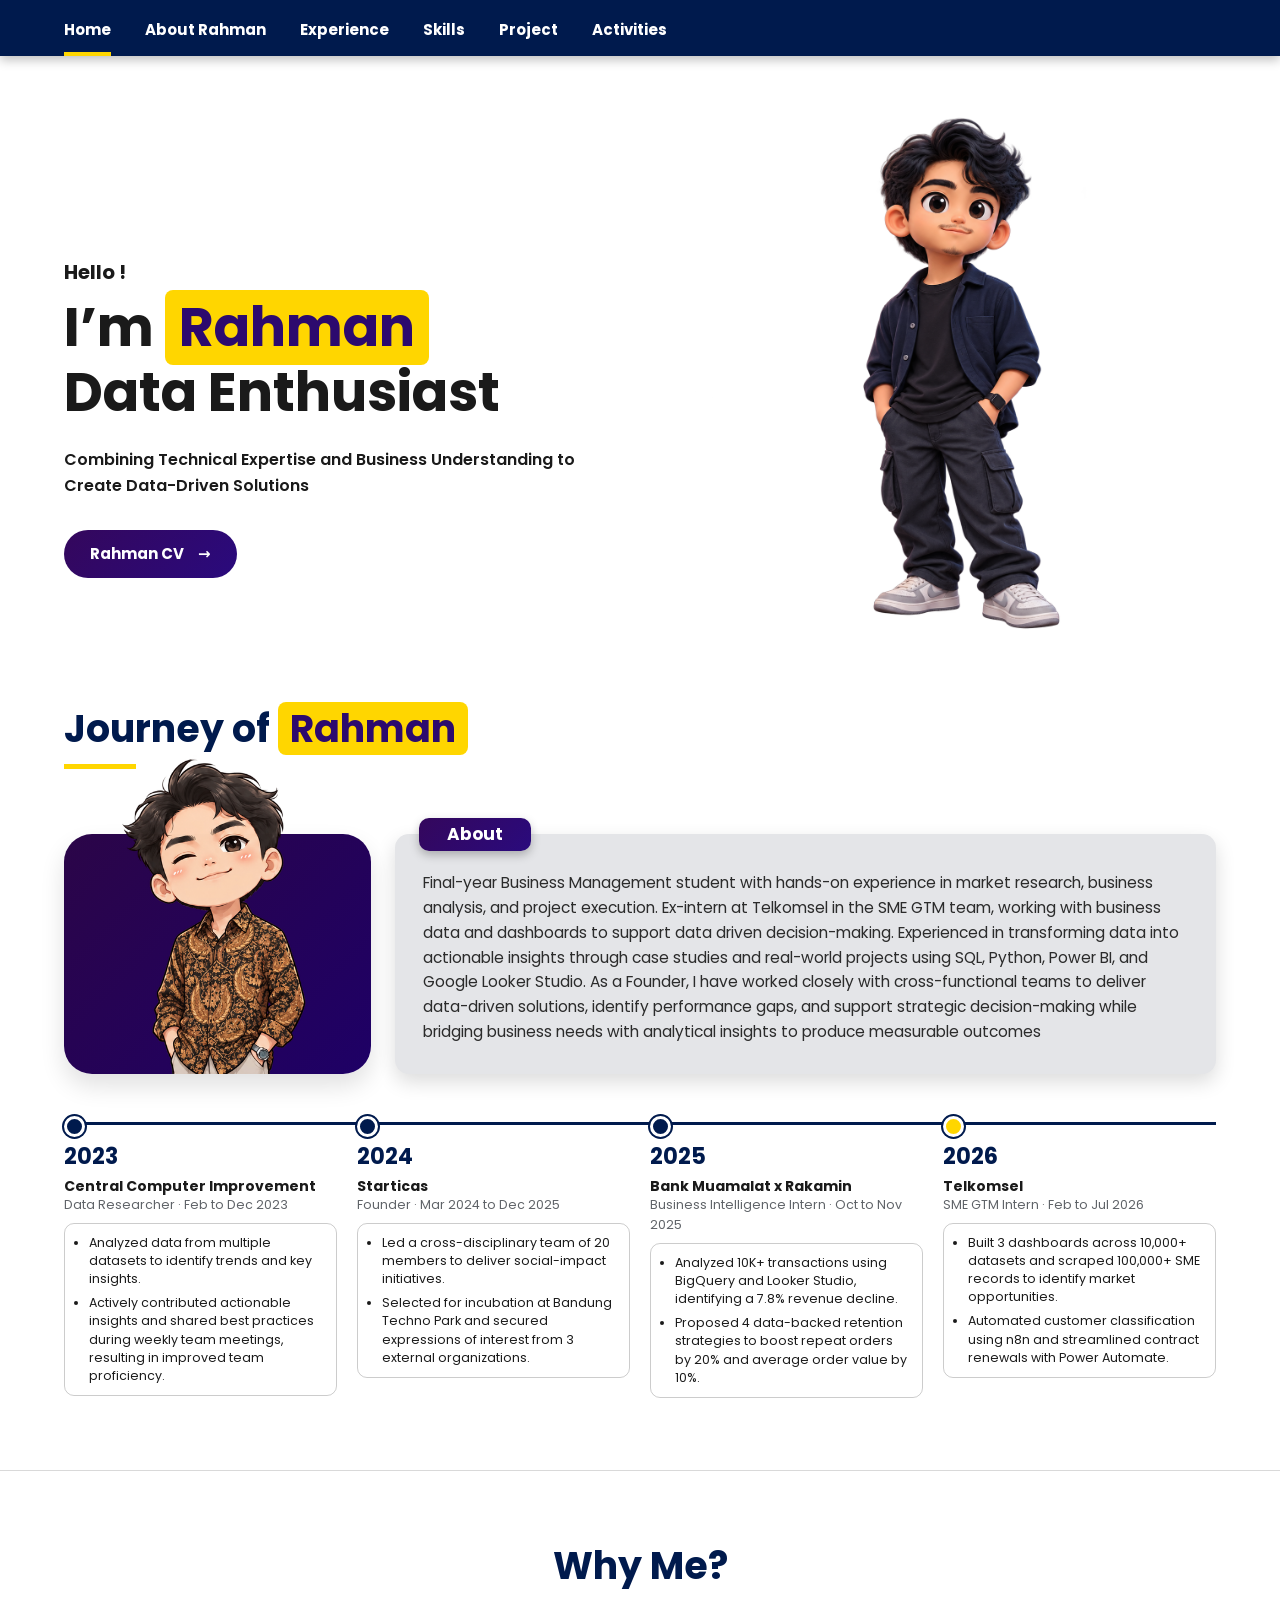
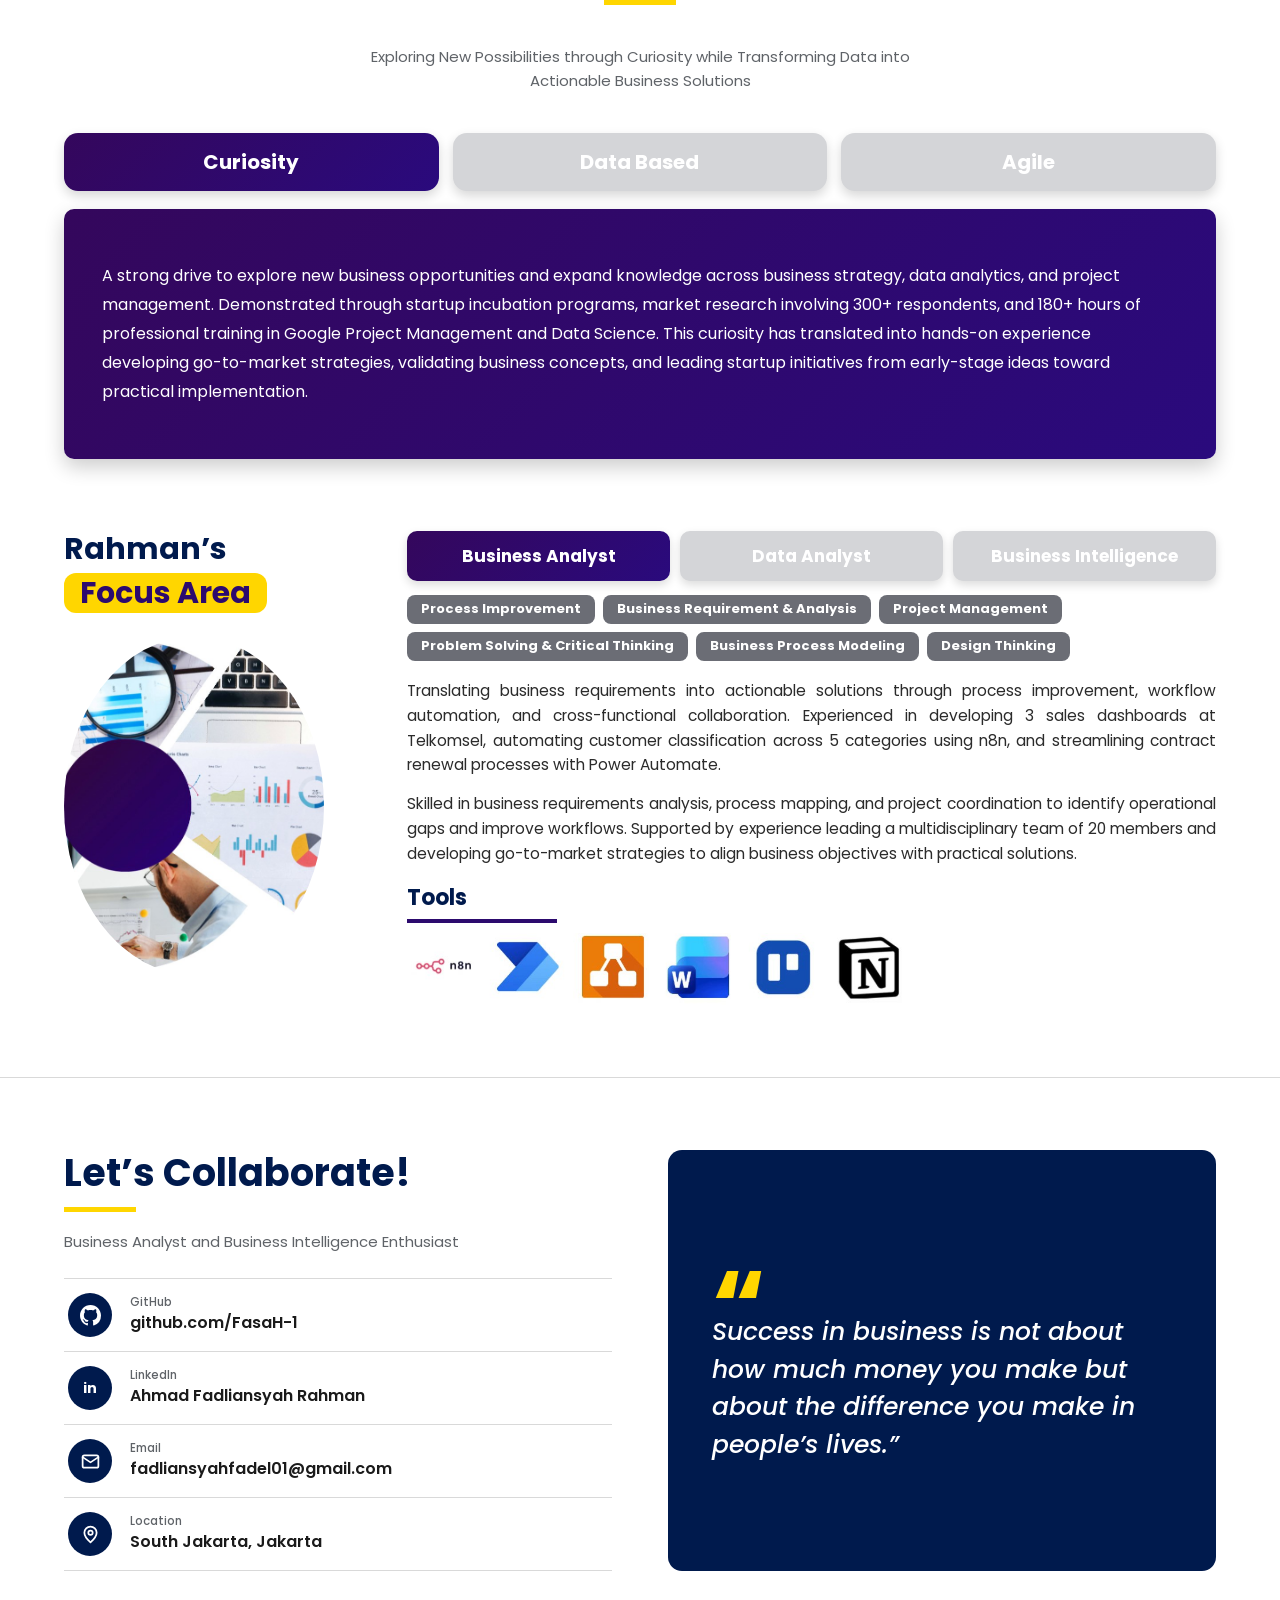
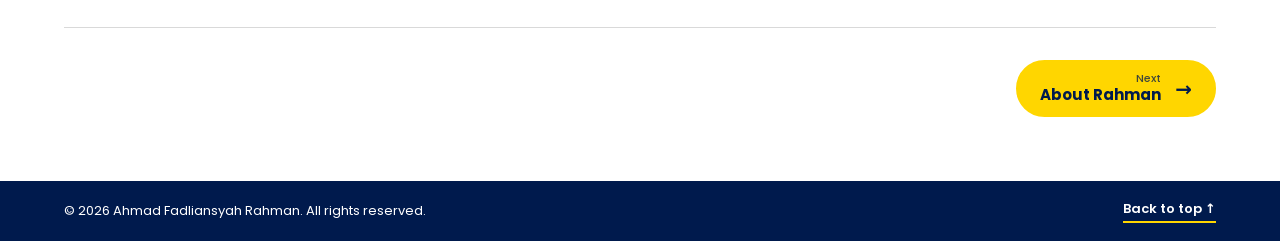
<file: index.html>
<!DOCTYPE html>
<html lang="en">
<head>
<meta charset="UTF-8">
<meta name="viewport" content="width=device-width, initial-scale=1">
<title>Rahman | Data Enthusiast Portfolio</title>
<meta name="description" content="Portfolio of Ahmad Fadliansyah Rahman: business analysis, business intelligence, and data-driven solutions.">
<link rel="preconnect" href="https://fonts.googleapis.com">
<link rel="preconnect" href="https://fonts.gstatic.com" crossorigin>
<link href="https://fonts.googleapis.com/css2?family=Poppins:ital,wght@0,400;0,500;0,600;0,700;1,400;1,500&display=swap" rel="stylesheet">
<link rel="stylesheet" href="assets/style.css">
<style>
  /* 1. Beri ruang di atas untuk kepala pada pembungkus utama (.journey), 
        dan buat kedua kolom (kotak ungu & kartu About) sejajar atas-bawah */
  .journey {
    overflow: visible !important;
    align-items: stretch !important; /* Membuat tinggi kotak ungu & kartu About otomatis sama rata atas-bawah */
    gap: 24px !important;
    margin-top: 65px !important;     /* Ruang untuk kepala yang nongol ditaruh di sini agar kedua kotak tetap sejajar */
  }

  /* 2. Kotak ungu mengikuti tinggi kartu About (tanpa margin-top sendiri agar tidak turun sebelah) */
  .avatar-panel {
    position: relative !important;
    width: 100% !important;
    max-width: 340px !important;
    height: auto !important;         /* Otomatis mengikuti tinggi kartu About */
    min-height: 240px !important;
    margin: 0 !important;            /* Reset margin agar rata atas-bawah dengan kartu About */
    background: transparent !important;
    overflow: visible !important;
    clip-path: none !important;
    box-shadow: none !important;
  }

  /* 3. Samakan juga margin kartu About agar atas-bawahnya benar-benar rata dengan kotak ungu */
  .journey .card {
    margin: 0 !important;
    display: flex;
    flex-direction: column;
    justify-content: center;
  }

  /* 4. Latar kotak ungu memenuhi penuh area .avatar-panel dari atas sampai bawah */
  .avatar-panel::before {
    content: "";
    position: absolute;
    inset: 0;
    background: linear-gradient(135deg, #2b0548 0%, #1e0066 100%);
    border-radius: 28px;
    z-index: 1;
    box-shadow: 0 12px 24px rgba(0, 0, 0, 0.12);
  }

  /* 5. Karakter diperbesar, kepala keluar di atas, dan bagian bawah terpotong tepat di dasar kotak ungu */
  .avatar-panel img {
    position: absolute !important;
    z-index: 2;
    left: 50% !important;
    top: -80px !important;           /* Seberapa tinggi kepala keluar dari garis atas kotak ungu */
    transform: translateX(-50%) !important;
    width: 500px !important;         /* Ukuran zoom karakter */
    max-width: none !important;
    height: auto !important;
    object-fit: contain !important;

    /* Memotong badan bagian bawah tepat mengikuti tinggi kotak ungu + 80px bagian atas */
    clip-path: inset(0px 0px calc(100% - (100% * 0 + 320px)) 0px);
  }
  /* Merapikan tampilan bullet points pada timeline */
  .mini-points {
    margin: 8px 0 0 0;
    padding: 10px 12px 10px 24px;
    list-style-type: disc;
    border: 1px solid rgba(0, 0, 0, 0.2);
    border-radius: 10px;
    font-size: 12.5px;
    line-height: 1.45;
  }

  .mini-points li {
    margin-bottom: 6px;
  }

  .mini-points li:last-child {
    margin-bottom: 0;
  }

  /* Merapikan tampilan bullet points pada timeline */
  .mini-points {
    margin: 8px 0 0 0 !important;
    padding: 10px 12px 10px 24px !important;
    list-style-type: disc !important; /* Membuat titik bullet hitam penuh (bukan lingkaran kosong) */
    border: 1px solid rgba(0, 0, 0, 0.2);
    border-radius: 10px;
  }

  .mini-points li {
    position: static !important;
    padding: 0 !important;
    margin: 0 0 6px 0 !important;
    background: none !important;
    border: none !important;
    box-shadow: none !important;
    font-size: 12.5px !important;
    line-height: 1.45 !important;
    display: list-item !important;
    list-style-type: disc !important;
  }

  .mini-points li:last-child {
    margin-bottom: 0 !important;
  }

  /* KUNCI UTAMA: Mematikan bulatan biru & kuning bawaan .mini li pada sub-poin */
  .mini-points li::before,
  .mini-points li::after {
    content: none !important;
    display: none !important;
  }
</style>
<link rel="stylesheet" href="assets/motion.css">
<script>document.documentElement.classList.add('js')</script>
</head>
<body id="home">

<nav class="nav" aria-label="Main">
  <ul>
    <li><a href="index.html" aria-current="page">Home</a></li>
    <li><a href="about.html">About Rahman</a></li>
    <li><a href="experience.html">Experience</a></li>
    <li><a href="skills.html">Skills</a></li>
    <li><a href="project.html">Project</a></li>
    <li><a href="activities.html">Activities</a></li>
  </ul>
</nav>

<main>


  <div class="hero">
    <div class="wrap">
      <div>
        <p class="hello">Hello !</p>
        <h1>I’m <mark>Rahman</mark><br>Data Enthusiast</h1>
        <p class="tagline">Combining Technical Expertise and Business Understanding to Create Data-Driven Solutions</p>
        <a class="cta" href="assets/CV_Ahmad_Fadliansyah_Rahman.pdf" target="_blank" rel="noopener">Rahman CV <span aria-hidden="true">→</span></a>
      </div>
      <img src="assets/hero.png" alt="Illustration of Rahman" width="440">
    </div>
  </div>

  <div class="block" id="journey">
    <div class="wrap">
      <h2 class="title">Journey of <mark>Rahman</mark></h2>
      <div class="bar"></div>
      <div class="journey">
        <div class="avatar-panel"><img src="assets/about-avatar.png" alt="Illustration of Rahman in a batik shirt" loading="lazy"></div>
        <div class="card">
          <span class="pill">About</span>
          <p>Final-year Business Management student with hands-on experience in market research, business
analysis, and project execution. Ex-intern at Telkomsel in the SME GTM team, working with business
data and dashboards to support data driven decision-making. Experienced in transforming data
into actionable insights through case studies and real-world projects using SQL, Python, Power BI,
and Google Looker Studio. As a Founder, I have worked closely with cross-functional teams to
deliver data-driven solutions, identify performance gaps, and support strategic decision-making
while bridging business needs with analytical insights to produce measurable outcomes</p>
        </div>
      </div>
      <ol class="mini" aria-label="Experience timeline">
        <li>
          <b>2023</b>
          <h3>Central Computer Improvement</h3>
          <small>Data Researcher · Feb to Dec 2023</small>
          <ul class="mini-points">
            <li>Analyzed data from multiple datasets to identify trends and key insights.</li>
            <li>Actively contributed actionable insights and shared best practices during weekly team meetings, resulting in improved team proficiency.</li>
          </ul>
        </li>
        <li>
          <b>2024</b>
          <h3>Starticas</h3>
          <small>Founder · Mar 2024 to Dec 2025</small>
          <ul class="mini-points">
            <li>Led a cross-disciplinary team of 20 members to deliver social-impact initiatives.</li>
            <li>Selected for incubation at Bandung Techno Park and secured expressions of interest from 3 external organizations.</li>
          </ul>
        </li>
        <li>
          <b>2025</b>
          <h3>Bank Muamalat x Rakamin</h3>
          <small>Business Intelligence Intern · Oct to Nov 2025</small>
          <ul class="mini-points">
            <li>Analyzed 10K+ transactions using BigQuery and Looker Studio, identifying a 7.8% revenue decline.</li>
            <li>Proposed 4 data-backed retention strategies to boost repeat orders by 20% and average order value by 10%.</li>
          </ul>
        </li>
        <li>
          <b>2026</b>
          <h3>Telkomsel</h3>
          <small>SME GTM Intern · Feb to Jul 2026</small>
          <ul class="mini-points">
            <li>Built 3 dashboards across 10,000+ datasets and scraped 100,000+ SME records to identify market opportunities.</li>
            <li>Automated customer classification using n8n and streamlined contract renewals with Power Automate.</li>
          </ul>
        </li>
      </ol>
    </div>
  </div>

  <!-- Why Me: interactive version of the video -->
  <div class="block" id="why">
    <div class="wrap" data-tabs>
      <div class="center">
        <h2 class="title">Why Me?</h2>
        <div class="bar"></div>
        <p class="lead">Exploring New Possibilities through Curiosity while Transforming Data into Actionable Business Solutions</p>
      </div>
      <div class="tabs" role="tablist" aria-label="Why me">
        <button class="tab" role="tab" id="wm-1" aria-controls="wp-1" aria-selected="true">Curiosity</button>
        <button class="tab" role="tab" id="wm-2" aria-controls="wp-2" aria-selected="false" tabindex="-1">Data Based</button>
        <button class="tab" role="tab" id="wm-3" aria-controls="wp-3" aria-selected="false" tabindex="-1">Agile</button>
      </div>
      <div class="panel" role="tabpanel" id="wp-1" aria-labelledby="wm-1"><p>A strong drive to explore new business opportunities and expand knowledge across business strategy, data analytics, and project management. Demonstrated through startup incubation programs, market research involving 300+ respondents, and 180+ hours of professional training in Google Project Management and Data Science. This curiosity has translated into hands-on experience developing go-to-market strategies, validating business concepts, and leading startup initiatives from early-stage ideas toward practical implementation.</p></div>
      <div class="panel" role="tabpanel" id="wp-2" aria-labelledby="wm-2" hidden><p>A data-driven approach to transforming complex information into actionable business insights and strategic decisions. Experienced in scraping and analyzing 100,000+ SME records, developing sales performance dashboards, and mapping Account Managers to revenue opportunities across Indonesian markets. Further demonstrated through the analysis of 10,000+ transactions, identifying a 7.8% revenue decline associated with low retention and proposing 4 strategies projected to increase repeat orders by 20% and average order value by 10%.</p></div>
      <div class="panel" role="tabpanel" id="wp-3" aria-labelledby="wm-3" hidden><p>Proven adaptability in streamlining business processes, coordinating cross-functional operations, and translating business requirements into practical solutions. Developed n8n automation to classify customer needs into 5 categories and route emails to the responsible divisions and built Power Automate workflows for contract renewal processes. Complemented by experience leading a multidisciplinary team of 20 members at Starticas.</p></div>
    </div>

    <!-- Rahman's Focus Area: interactive version of the video -->
    <div class="wrap focus" data-tabs id="focus">
      <div>
        <h2>Rahman’s<br><mark>Focus Area</mark></h2>
        <img class="focus-img" id="focus-img" src="assets/focus-ba.jpg" alt="" width="260" height="338">
      </div>
      <div>
        <div class="roles" role="tablist" aria-label="Focus area">
          <button class="role-tab" role="tab" id="fa-1" aria-controls="fp-1" aria-selected="true" data-img="assets/focus-ba.jpg">Business Analyst</button>
          <button class="role-tab" role="tab" id="fa-2" aria-controls="fp-2" aria-selected="false" tabindex="-1" data-img="assets/focus-da.jpg">Data Analyst</button>
          <button class="role-tab" role="tab" id="fa-3" aria-controls="fp-3" aria-selected="false" tabindex="-1" data-img="assets/focus-bi.jpg">Business Intelligence</button>
        </div>

        <div class="rolepanel" role="tabpanel" id="fp-1" aria-labelledby="fa-1">
          <ul class="skillchips"><li>Process Improvement</li><li>Business Requirement &amp; Analysis</li><li>Project Management</li><li>Problem Solving &amp; Critical Thinking</li><li>Business Process Modeling</li><li>Design Thinking</li></ul>
          <p>Translating business requirements into actionable solutions through process improvement, workflow automation, and cross-functional collaboration. Experienced in developing 3 sales dashboards at Telkomsel, automating customer classification across 5 categories using n8n, and streamlining contract renewal processes with Power Automate.</p>
          <p>Skilled in business requirements analysis, process mapping, and project coordination to identify operational gaps and improve workflows. Supported by experience leading a multidisciplinary team of 20 members and developing go-to-market strategies to align business objectives with practical solutions.</p>
          <h3>Tools</h3><div class="bar"></div>
          <img class="tools" src="assets/tools-ba.jpg" alt="Tools: n8n, Power Automate, draw.io, Word, Trello, Notion" width="440" loading="lazy">
        </div>

        <div class="rolepanel" role="tabpanel" id="fp-2" aria-labelledby="fa-2" hidden>
          <ul class="skillchips"><li>Data Visualization</li><li>Data Cleaning &amp; Preprocessing</li><li>SQL</li><li>Exploratory Data Analysis (EDA)</li><li>Data Collection &amp; Cleaning</li><li>Python</li></ul>
          <p>Transforming raw data into meaningful insights through data collection, cleaning, exploratory analysis, and visualization. Experienced in processing 100,000+ SME records, analyzing 10,000+ transactions, and conducting market research involving 300+ respondents to identify trends and business opportunities.</p>
          <p>Proficient in SQL, Python, Microsoft Excel, and Google Colab to support end-to-end analytical workflows. Identified a 7.8% revenue decline associated with low retention and proposed 4 data-driven strategies projected to increase repeat orders by 20% and average order value by 10%.</p>
          <h3>Tools</h3><div class="bar"></div>
          <img class="tools" src="assets/tools-da.jpg" alt="Tools: Jupyter, Excel, MySQL, Google Colab, Python, BigQuery" width="440" loading="lazy">
        </div>

        <div class="rolepanel" role="tabpanel" id="fp-3" aria-labelledby="fa-3" hidden>
          <ul class="skillchips"><li>BI Solution Development</li><li>Dashboard Development</li><li>SQL</li><li>KPI &amp; Performance Monitoring</li><li>Data Integration</li><li>ETL Pipelines</li></ul>
          <p>Developing data-driven reporting solutions to support KPI monitoring, sales performance evaluation, and strategic decision-making. Experienced in building 3 performance dashboards using Google Looker Studio, monitoring Account Manager performance, and analyzing 100,000+ SME opportunity records to identify pipeline trends and revenue potential.</p>
          <p>Proficient in Google Looker Studio, Google BigQuery, and Microsoft Excel for dashboard development and performance reporting. Additional experience mapping Account Managers to market revenue opportunities across Indonesia and translating business metrics into actionable insights.</p>
          <h3>Tools</h3><div class="bar"></div>
          <img class="tools" src="assets/tools-bi.jpg" alt="Tools: Looker Studio, Excel, MySQL, Power BI, BigQuery" width="440" loading="lazy">
        </div>
      </div>
    </div>
  </div>


</main>

<section class="ending" aria-labelledby="collab">
  <div class="wrap">
   <div class="ending-grid">
    <div>
      <h2 class="title" id="collab">Let’s Collaborate!</h2>
      <div class="bar" style="margin-bottom:18px"></div>
      <p class="lead" style="margin-bottom:24px">Business Analyst and Business Intelligence Enthusiast</p>
      <ul class="contacts">
        <li><a class="c" href="https://github.com/FasaH-1" target="_blank" rel="noopener"><span class="ic" aria-hidden="true"><svg viewBox="0 0 16 16" fill="currentColor"><path d="M8 0C3.58 0 0 3.58 0 8c0 3.54 2.29 6.53 5.47 7.59.4.07.55-.17.55-.38 0-.19-.01-.82-.01-1.49-2.01.37-2.53-.49-2.69-.94-.09-.23-.48-.94-.82-1.13-.28-.15-.68-.52-.01-.53.63-.01 1.08.58 1.23.82.72 1.21 1.87.87 2.33.66.07-.52.28-.87.51-1.07-1.78-.2-3.64-.89-3.64-3.95 0-.87.31-1.59.82-2.15-.08-.2-.36-1.02.08-2.12 0 0 .67-.21 2.2.82.64-.18 1.32-.27 2-.27.68 0 1.36.09 2 .27 1.53-1.04 2.2-.82 2.2-.82.44 1.1.16 1.92.08 2.12.51.56.82 1.27.82 2.15 0 3.07-1.87 3.75-3.65 3.95.29.25.54.73.54 1.48 0 1.07-.01 1.93-.01 2.2 0 .21.15.46.55.38A8.013 8.013 0 0016 8c0-4.42-3.58-8-8-8z"/></svg></span><span><span class="clab">GitHub</span><span class="val">github.com/FasaH-1</span></span></a></li>
        <li><!-- Replace # with your LinkedIn profile link --><a class="c" href="https://www.linkedin.com/in/fadliansyahrahman" target="_blank" rel="noopener"><span class="ic" aria-hidden="true">in</span><span><span class="clab">LinkedIn</span><span class="val">Ahmad Fadliansyah Rahman</span></span></a></li>
        <li><a class="c" href="mailto:fadliansyahfadel01@gmail.com"><span class="ic" aria-hidden="true"><svg viewBox="0 0 24 24" fill="none" stroke="currentColor" stroke-width="2" stroke-linecap="round" stroke-linejoin="round"><rect x="3" y="5" width="18" height="14" rx="2"/><path d="m3 7 9 6 9-6"/></svg></span><span><span class="clab">Email</span><span class="val">fadliansyahfadel01@gmail.com</span></span></a></li>
        <li><div class="c"><span class="ic" aria-hidden="true"><svg viewBox="0 0 24 24" fill="none" stroke="currentColor" stroke-width="2" stroke-linecap="round" stroke-linejoin="round"><path d="M12 21s-7-6.2-7-11a7 7 0 1 1 14 0c0 4.8-7 11-7 11z"/><circle cx="12" cy="10" r="2.5"/></svg></span><span><span class="clab">Location</span><span class="val">South Jakarta, Jakarta</span></span></div></li>
      </ul>
    </div>
    <figure class="quote"><p>Success in business is not about how much money you make but about the difference you make in people’s lives.”</p></figure>
   </div>
    <nav class="pager" aria-label="Page navigation"><a class="btn next" href="about.html"><span><small>Next</small>About Rahman</span><span class="arr" aria-hidden="true">→</span></a></nav>
  </div>
</section>

<footer class="footer">
  <div class="wrap">
    <span>© 2026 Ahmad Fadliansyah Rahman. All rights reserved.</span>
    <a href="#home">Back to top ↑</a>
  </div>
</footer>

<script src="assets/site.js"></script>
<script src="assets/motion.js"></script>
</body>
</html>
</file>
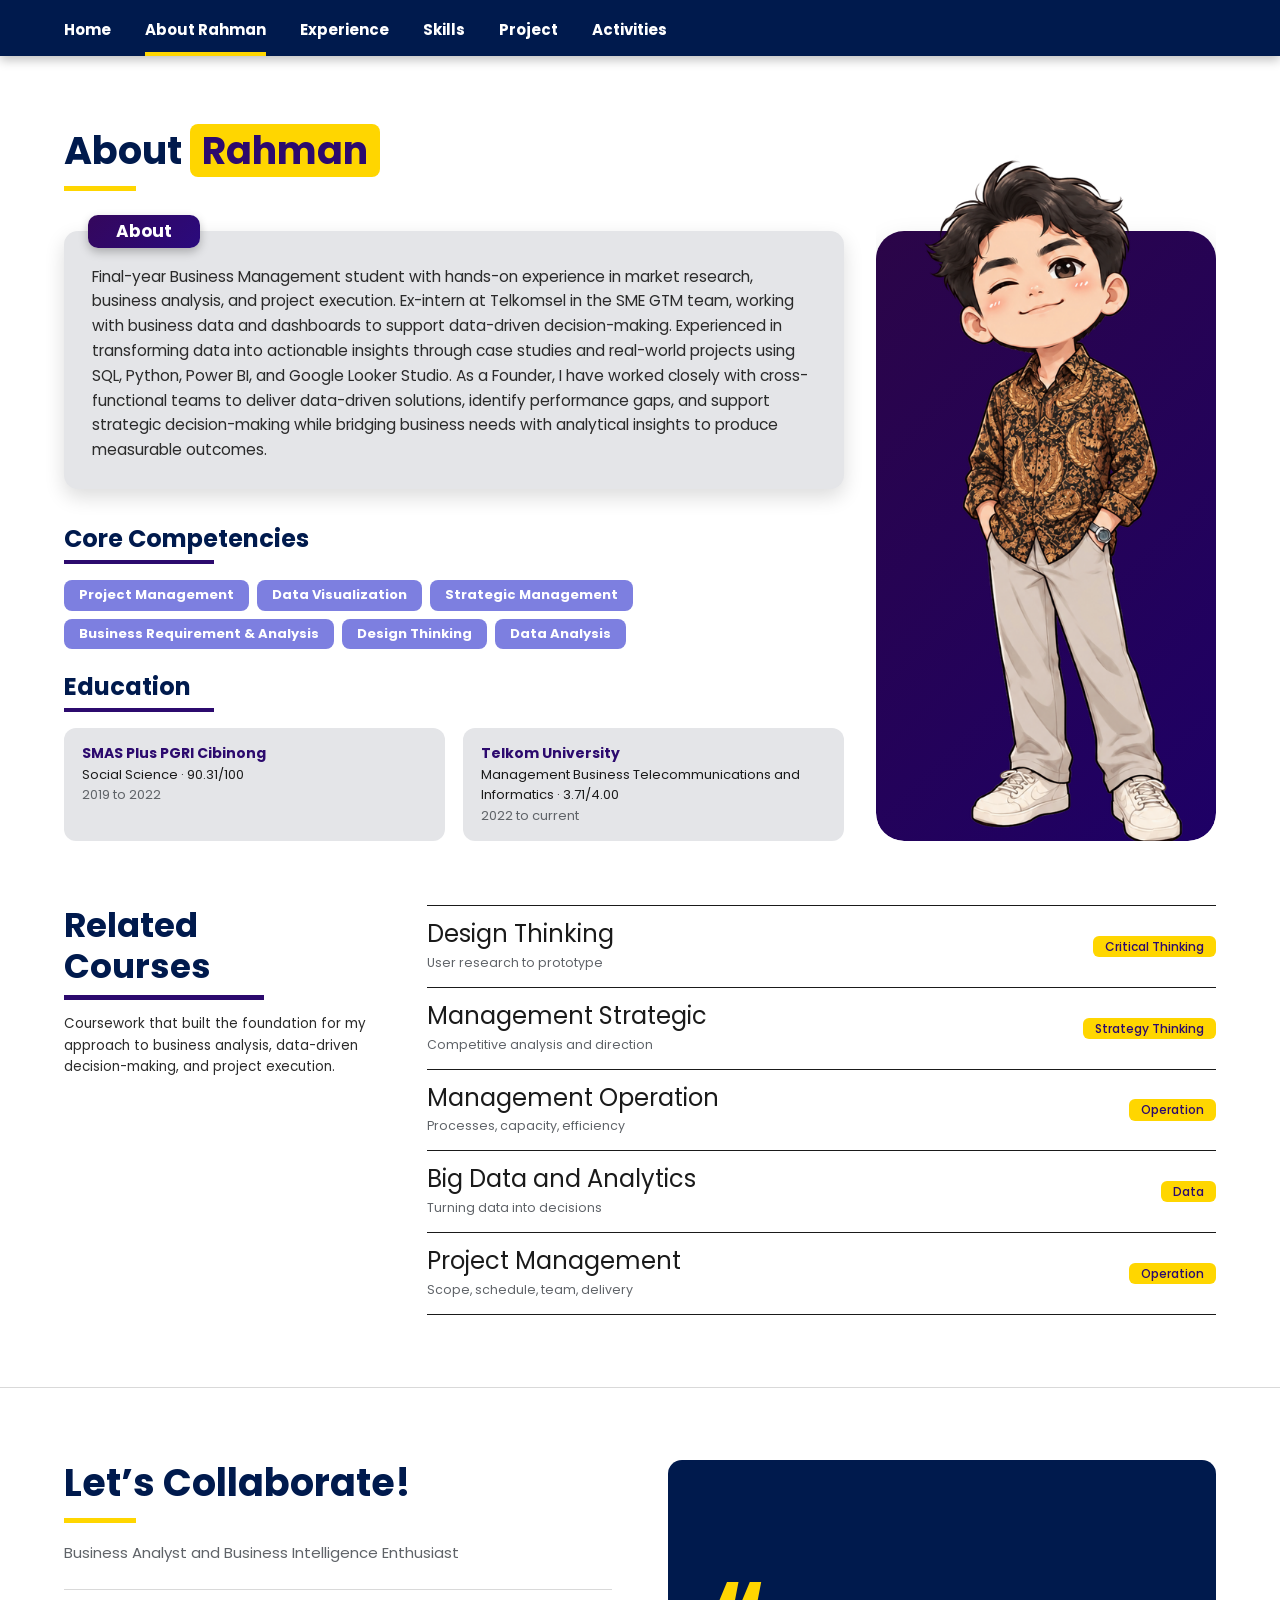
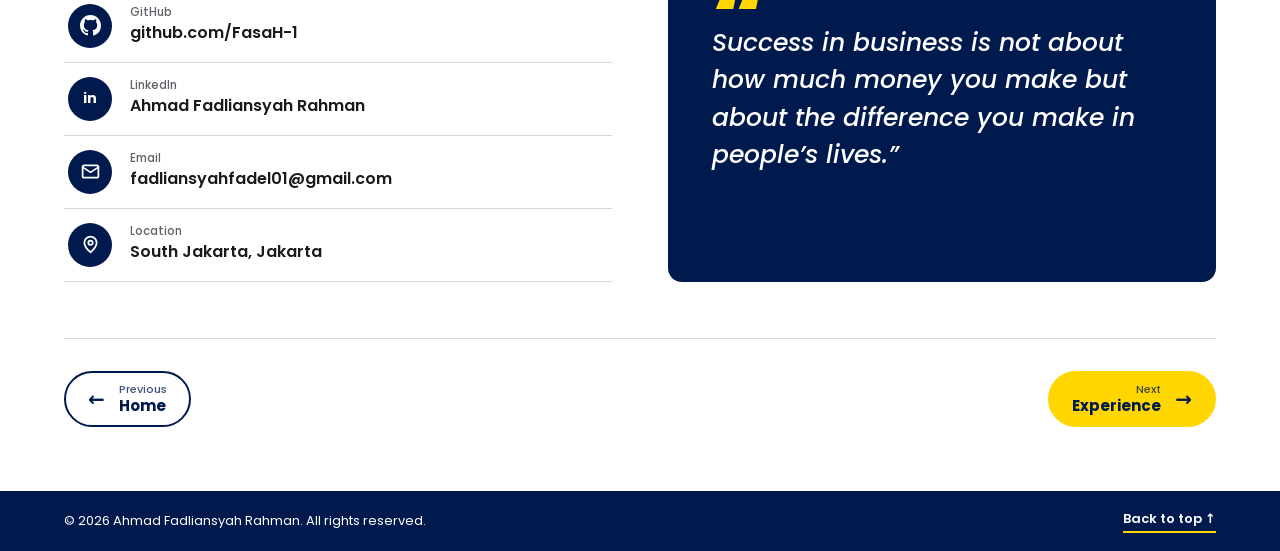
<file: about.html>
<!DOCTYPE html>
<html lang="en">
<head>
<meta charset="UTF-8">
<meta name="viewport" content="width=device-width, initial-scale=1">
<title>About Rahman | Ahmad Fadliansyah Rahman</title>
<meta name="description" content="About Ahmad Fadliansyah Rahman: profile, core competencies, education, and related courses.">
<link rel="preconnect" href="https://fonts.googleapis.com">
<link rel="preconnect" href="https://fonts.gstatic.com" crossorigin>
<link href="https://fonts.googleapis.com/css2?family=Poppins:ital,wght@0,400;0,500;0,600;0,700;1,400;1,500&display=swap" rel="stylesheet">
<link rel="stylesheet" href="assets/style.css">
<style>
  /* 1. Membuat kolom kiri dan kanan sejajar atas-bawah */
  .about-grid {
    display: grid;
    grid-template-columns: 1fr 340px;
    gap: 32px;
    align-items: stretch !important;
    overflow: visible !important;
  }

  .about-grid > div:first-child {
    display: flex;
    flex-direction: column;
    justify-content: space-between;
  }

  .about-grid .edu {
    margin-bottom: 0 !important;
  }

  /* 2. Kotak ungu sejajar atasnya dengan kartu About & bawahnya dengan Education */
  .about-grid .avatar-panel {
    position: relative !important;
    width: 100% !important;
    height: auto !important;
    margin: 0 !important;
    border-radius: 28px !important;
    background: linear-gradient(135deg, #2b0548 0%, #1e0066 100%) !important;
    box-shadow: 0 12px 28px rgba(0, 0, 0, 0.15) !important;
    overflow: visible !important;
    clip-path: inset(-150px 0px 0px 0px round 28px) !important;
  }

  /* 3. KUNCI: Kaki menapak di bawah (bottom: 0) & badan diperbesar hingga kepala keluar di atas */
  .about-grid .avatar-panel img {
    position: absolute !important;
    left: 50% !important;
    top: auto !important;                   /* Matikan fungsi top sebelumnya */
    bottom: -8px !important;                /* Kaki menapak pas di dasar kotak (gunakan -8px atau 0px jika ada ruang kosong tipis di bawah sepatu) */
    transform: translateX(-50%) !important;
    height: calc(100% + 85px) !important;   /* Tinggi karakter = 100% tinggi kotak + 85px kepala keluar di atas */
    width: auto !important;                 /* Lebar otomatis proporsional mengikuti tinggi */
    max-width: none !important;
    object-fit: contain !important;
  }

  /* Responsif untuk layar HP/Tablet */
  @media (max-width: 900px) {
    .about-grid {
      grid-template-columns: 1fr;
    }
    .about-grid .avatar-panel {
      height: 460px !important;
      max-width: 340px !important;
      margin: 80px auto 0 !important;
    }
  }
</style>
<link rel="stylesheet" href="assets/motion.css">
<script>document.documentElement.classList.add('js')</script>
</head>
<body id="home">

<nav class="nav" aria-label="Main">
  <ul>
    <li><a href="index.html">Home</a></li>
    <li><a href="about.html" aria-current="page">About Rahman</a></li>
    <li><a href="experience.html">Experience</a></li>
    <li><a href="skills.html">Skills</a></li>
    <li><a href="project.html">Project</a></li>
    <li><a href="activities.html">Activities</a></li>
  </ul>
</nav>

<main>
<section class="block">
  <div class="wrap">
    <h1 class="title">About <mark>Rahman</mark></h1>
    <div class="bar"></div>
    <div class="about-grid">
      <div>
        <div class="card">
          <span class="pill">About</span>
          <p>Final-year Business Management student with hands-on experience in market research, business analysis, and project execution. Ex-intern at Telkomsel in the SME GTM team, working with business data and dashboards to support data-driven decision-making. Experienced in transforming data into actionable insights through case studies and real-world projects using SQL, Python, Power BI, and Google Looker Studio. As a Founder, I have worked closely with cross-functional teams to deliver data-driven solutions, identify performance gaps, and support strategic decision-making while bridging business needs with analytical insights to produce measurable outcomes.</p>
        </div>

        <h3 class="sub">Core Competencies</h3><div class="bar"></div>
        <ul class="chips soft">
          <li>Project Management</li><li>Data Visualization</li><li>Strategic Management</li><li>Business Requirement &amp; Analysis</li><li>Design Thinking</li><li>Data Analysis</li>
        </ul>

        <h3 class="sub">Education</h3><div class="bar"></div>
        <ul class="edu">
          <li><b>SMAS Plus PGRI Cibinong</b>Social Science · 90.31/100<br><span>2019 to 2022</span></li>
          <!-- GPA: the website said 3.71 but the CV says 3.66. Keep the correct one. -->
          <li><b>Telkom University</b>Management Business Telecommunications and Informatics · 3.71/4.00<br><span>2022 to current</span></li>
        </ul>
      </div>
      <!-- Gambar sudah diganti dari assets/hero.png menjadi assets/about-avatar.png (baju batik) -->
      <div class="avatar-panel"><img src="assets/about-avatar.png" alt="Illustration of Rahman in a batik shirt" loading="lazy"></div>
    </div>

    <div class="courses-wrap">
      <div>
        <h2 class="title" style="font-size:34px">Related<br>Courses</h2>
        <div class="bar" style="height:5px;width:200px;margin:8px 0 12px;background:var(--purple-solid)"></div>
        <p>Coursework that built the foundation for my approach to business analysis, data-driven decision-making, and project execution.</p>
      </div>
      <ul class="courses">
        <li><h4>Design Thinking</h4><small>User research to prototype</small><span class="tag">Critical Thinking</span></li>
        <li><h4>Management Strategic</h4><small>Competitive analysis and direction</small><span class="tag">Strategy Thinking</span></li>
        <li><h4>Management Operation</h4><small>Processes, capacity, efficiency</small><span class="tag">Operation</span></li>
        <li><h4>Big Data and Analytics</h4><small>Turning data into decisions</small><span class="tag">Data</span></li>
        <li><h4>Project Management</h4><small>Scope, schedule, team, delivery</small><span class="tag">Operation</span></li>
      </ul>
    </div>
  </div>
</section>
</main>

<section class="ending" aria-labelledby="collab">
  <div class="wrap">
   <div class="ending-grid">
    <div>
      <h2 class="title" id="collab">Let’s Collaborate!</h2>
      <div class="bar" style="margin-bottom:18px"></div>
      <p class="lead" style="margin-bottom:24px">Business Analyst and Business Intelligence Enthusiast</p>
      <ul class="contacts">
        <li><a class="c" href="https://github.com/FasaH-1" target="_blank" rel="noopener"><span class="ic" aria-hidden="true"><svg viewBox="0 0 16 16" fill="currentColor"><path d="M8 0C3.58 0 0 3.58 0 8c0 3.54 2.29 6.53 5.47 7.59.4.07.55-.17.55-.38 0-.19-.01-.82-.01-1.49-2.01.37-2.53-.49-2.69-.94-.09-.23-.48-.94-.82-1.13-.28-.15-.68-.52-.01-.53.63-.01 1.08.58 1.23.82.72 1.21 1.87.87 2.33.66.07-.52.28-.87.51-1.07-1.78-.2-3.64-.89-3.64-3.95 0-.87.31-1.59.82-2.15-.08-.2-.36-1.02.08-2.12 0 0 .67-.21 2.2.82.64-.18 1.32-.27 2-.27.68 0 1.36.09 2 .27 1.53-1.04 2.2-.82 2.2-.82.44 1.1.16 1.92.08 2.12.51.56.82 1.27.82 2.15 0 3.07-1.87 3.75-3.65 3.95.29.25.54.73.54 1.48 0 1.07-.01 1.93-.01 2.2 0 .21.15.46.55.38A8.013 8.013 0 0016 8c0-4.42-3.58-8-8-8z"/></svg></span><span><span class="clab">GitHub</span><span class="val">github.com/FasaH-1</span></span></a></li>
        <li><!-- Replace # with your LinkedIn profile link --><a class="c" href="https://www.linkedin.com/in/fadliansyahrahman" target="_blank" rel="noopener"><span class="ic" aria-hidden="true">in</span><span><span class="clab">LinkedIn</span><span class="val">Ahmad Fadliansyah Rahman</span></span></a></li>
        <li><a class="c" href="mailto:fadliansyahfadel01@gmail.com"><span class="ic" aria-hidden="true"><svg viewBox="0 0 24 24" fill="none" stroke="currentColor" stroke-width="2" stroke-linecap="round" stroke-linejoin="round"><rect x="3" y="5" width="18" height="14" rx="2"/><path d="m3 7 9 6 9-6"/></svg></span><span><span class="clab">Email</span><span class="val">fadliansyahfadel01@gmail.com</span></span></a></li>
        <li><div class="c"><span class="ic" aria-hidden="true"><svg viewBox="0 0 24 24" fill="none" stroke="currentColor" stroke-width="2" stroke-linecap="round" stroke-linejoin="round"><path d="M12 21s-7-6.2-7-11a7 7 0 1 1 14 0c0 4.8-7 11-7 11z"/><circle cx="12" cy="10" r="2.5"/></svg></span><span><span class="clab">Location</span><span class="val">South Jakarta, Jakarta</span></span></div></li>
      </ul>
    </div>
    <figure class="quote"><p>Success in business is not about how much money you make but about the difference you make in people’s lives.”</p></figure>
   </div>
    <nav class="pager" aria-label="Page navigation"><a class="btn prev" href="index.html"><span class="arr" aria-hidden="true">←</span><span><small>Previous</small>Home</span></a><a class="btn next" href="experience.html"><span><small>Next</small>Experience</span><span class="arr" aria-hidden="true">→</span></a></nav>
  </div>
</section>

<footer class="footer">
  <div class="wrap">
    <span>© 2026 Ahmad Fadliansyah Rahman. All rights reserved.</span>
    <a href="#home">Back to top ↑</a>
  </div>
</footer>

<script src="assets/site.js"></script>
<script src="assets/motion.js"></script>
</body>
</html>
</file>
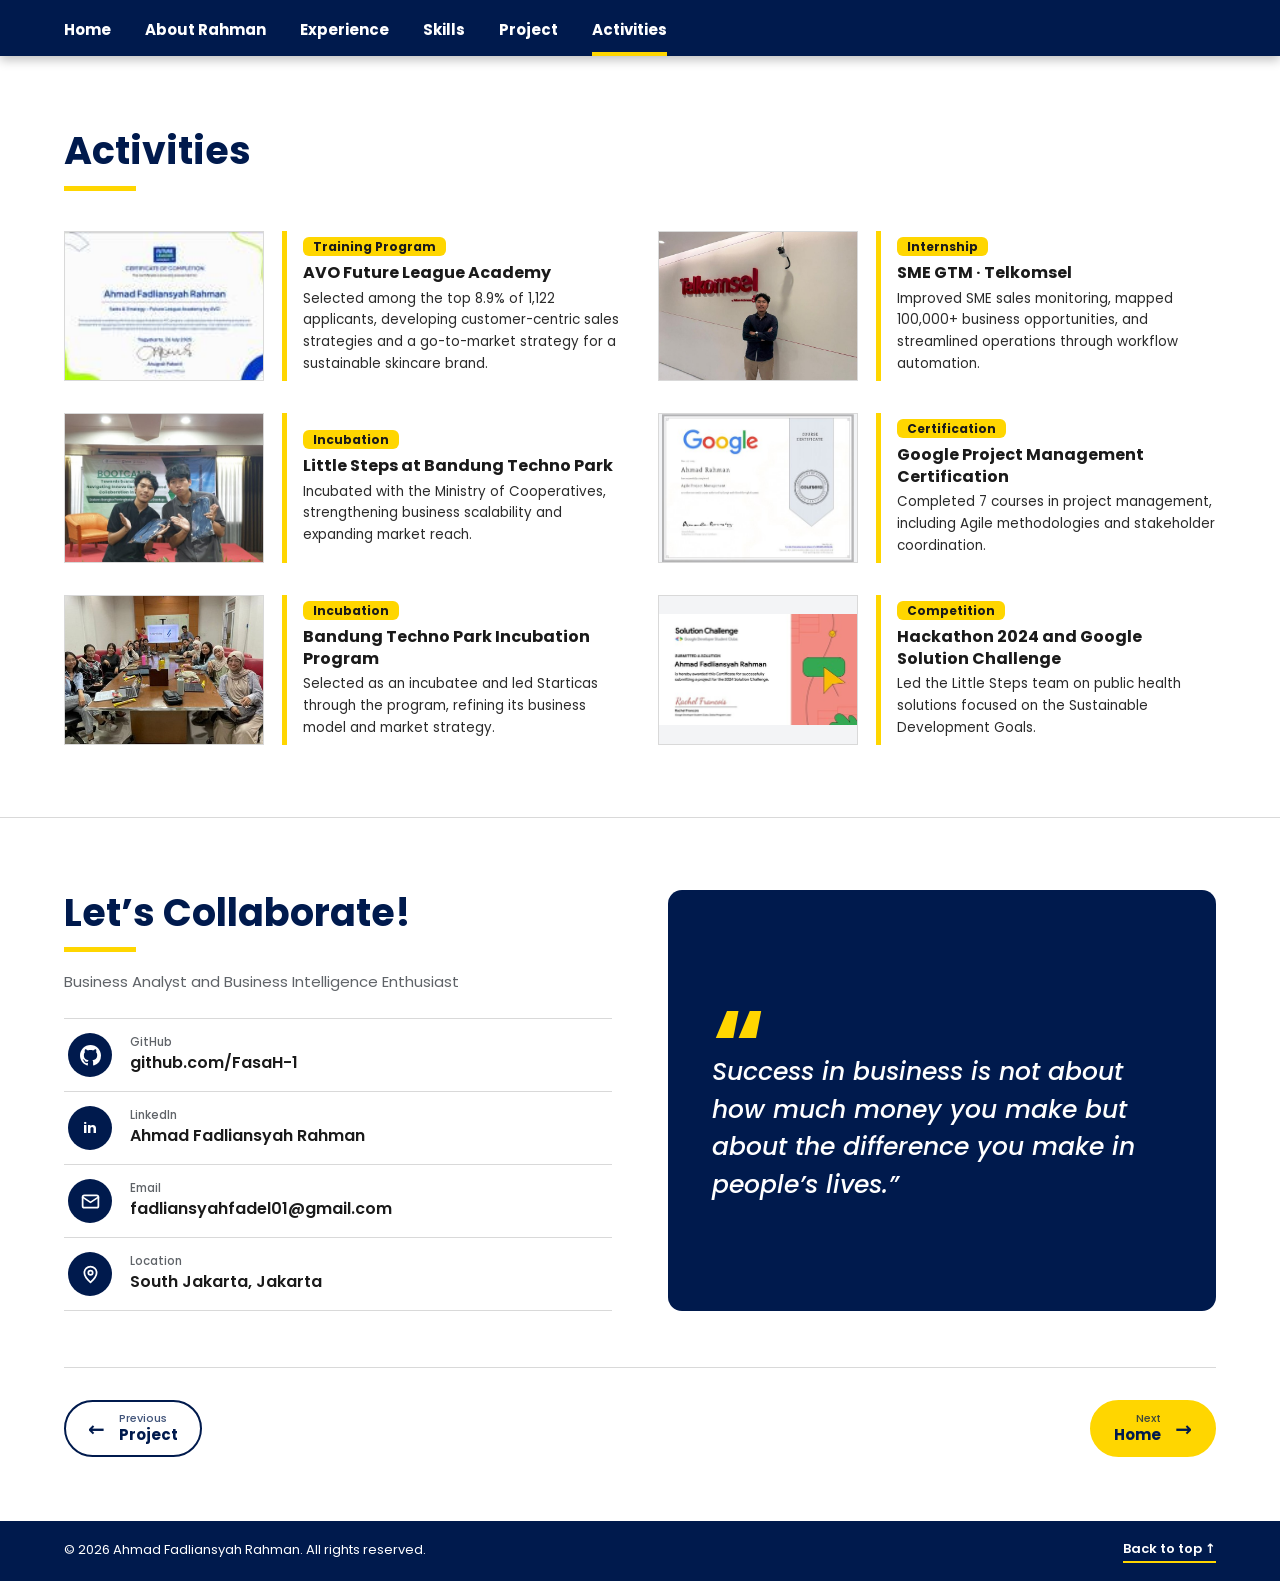
<file: activities.html>
<!DOCTYPE html>
<html lang="en">
<head>
<meta charset="UTF-8">
<meta name="viewport" content="width=device-width, initial-scale=1">
<title>Activities | Ahmad Fadliansyah Rahman</title>
<meta name="description" content="Incubation programs, competitions, and training by Ahmad Fadliansyah Rahman.">
<link rel="preconnect" href="https://fonts.googleapis.com">
<link rel="preconnect" href="https://fonts.gstatic.com" crossorigin>
<link href="https://fonts.googleapis.com/css2?family=Poppins:ital,wght@0,400;0,500;0,600;0,700;1,400;1,500&display=swap" rel="stylesheet">
<link rel="stylesheet" href="assets/style.css">
<link rel="stylesheet" href="assets/motion.css">
<script>document.documentElement.classList.add('js')</script>
</head>
<body id="home">

<nav class="nav" aria-label="Main">
  <ul>
    <li><a href="index.html">Home</a></li>
    <li><a href="about.html">About Rahman</a></li>
    <li><a href="experience.html">Experience</a></li>
    <li><a href="skills.html">Skills</a></li>
    <li><a href="project.html">Project</a></li>
    <li><a href="activities.html" aria-current="page">Activities</a></li>
  </ul>
</nav>

<main>
<section class="block">
  <div class="wrap">
    <h1 class="title">Activities</h1>
    <div class="bar"></div>
    <ul class="acts">
      <li class="act"><div class="shot cover"><img src="assets/act-avo.jpg" alt="AVO Future League Academy certificate" loading="lazy"></div>
        <div class="act-text"><span class="act-tag">Training Program</span><h4>AVO Future League Academy</h4><p>Selected among the top 8.9% of 1,122 applicants, developing customer-centric sales strategies and a go-to-market strategy for a sustainable skincare brand.</p></div></li>
      <li class="act"><div class="shot cover"><img src="assets/telkomsel.jpg" alt="Rahman at the Telkomsel office" loading="lazy"></div>
        <div class="act-text"><span class="act-tag">Internship</span><h4>SME GTM · Telkomsel</h4><p>Improved SME sales monitoring, mapped 100,000+ business opportunities, and streamlined operations through workflow automation.</p></div></li>
      <li class="act"><div class="shot cover"><img src="assets/act-little-steps.jpg" alt="Little Steps team at Bandung Techno Park" loading="lazy"></div>
        <div class="act-text"><span class="act-tag">Incubation</span><h4>Little Steps at Bandung Techno Park</h4><p>Incubated with the Ministry of Cooperatives, strengthening business scalability and expanding market reach.</p></div></li>
      <li class="act"><div class="shot"><img src="assets/act-google.jpg" alt="Google Project Management certificate" loading="lazy"></div>
        <div class="act-text"><span class="act-tag">Certification</span><h4>Google Project Management Certification</h4><p>Completed 7 courses in project management, including Agile methodologies and stakeholder coordination.</p></div></li>
      <li class="act"><div class="shot cover"><img src="assets/act-btp.jpg" alt="Starticas team at Bandung Techno Park" loading="lazy"></div>
        <div class="act-text"><span class="act-tag">Incubation</span><h4>Bandung Techno Park Incubation Program</h4><p>Selected as an incubatee and led Starticas through the program, refining its business model and market strategy.</p></div></li>
      <li class="act"><div class="shot"><img src="assets/act-solution.jpg" alt="Google Solution Challenge certificate" loading="lazy"></div>
        <div class="act-text"><span class="act-tag">Competition</span><h4>Hackathon 2024 and Google Solution Challenge</h4><p>Led the Little Steps team on public health solutions focused on the Sustainable Development Goals.</p></div></li>
    </ul>
  </div>
</section>
</main>

<section class="ending" aria-labelledby="collab">
  <div class="wrap">
   <div class="ending-grid">
    <div>
      <h2 class="title" id="collab">Let’s Collaborate!</h2>
      <div class="bar" style="margin-bottom:18px"></div>
      <p class="lead" style="margin-bottom:24px">Business Analyst and Business Intelligence Enthusiast</p>
      <ul class="contacts">
        <li><a class="c" href="https://github.com/FasaH-1" target="_blank" rel="noopener"><span class="ic" aria-hidden="true"><svg viewBox="0 0 16 16" fill="currentColor"><path d="M8 0C3.58 0 0 3.58 0 8c0 3.54 2.29 6.53 5.47 7.59.4.07.55-.17.55-.38 0-.19-.01-.82-.01-1.49-2.01.37-2.53-.49-2.69-.94-.09-.23-.48-.94-.82-1.13-.28-.15-.68-.52-.01-.53.63-.01 1.08.58 1.23.82.72 1.21 1.87.87 2.33.66.07-.52.28-.87.51-1.07-1.78-.2-3.64-.89-3.64-3.95 0-.87.31-1.59.82-2.15-.08-.2-.36-1.02.08-2.12 0 0 .67-.21 2.2.82.64-.18 1.32-.27 2-.27.68 0 1.36.09 2 .27 1.53-1.04 2.2-.82 2.2-.82.44 1.1.16 1.92.08 2.12.51.56.82 1.27.82 2.15 0 3.07-1.87 3.75-3.65 3.95.29.25.54.73.54 1.48 0 1.07-.01 1.93-.01 2.2 0 .21.15.46.55.38A8.013 8.013 0 0016 8c0-4.42-3.58-8-8-8z"/></svg></span><span><span class="clab">GitHub</span><span class="val">github.com/FasaH-1</span></span></a></li>
        <li><!-- Replace # with your LinkedIn profile link --><a class="c" href="https://www.linkedin.com/in/fadliansyahrahman" target="_blank" rel="noopener"><span class="ic" aria-hidden="true">in</span><span><span class="clab">LinkedIn</span><span class="val">Ahmad Fadliansyah Rahman</span></span></a></li>
        <li><a class="c" href="mailto:fadliansyahfadel01@gmail.com"><span class="ic" aria-hidden="true"><svg viewBox="0 0 24 24" fill="none" stroke="currentColor" stroke-width="2" stroke-linecap="round" stroke-linejoin="round"><rect x="3" y="5" width="18" height="14" rx="2"/><path d="m3 7 9 6 9-6"/></svg></span><span><span class="clab">Email</span><span class="val">fadliansyahfadel01@gmail.com</span></span></a></li>
        <li><div class="c"><span class="ic" aria-hidden="true"><svg viewBox="0 0 24 24" fill="none" stroke="currentColor" stroke-width="2" stroke-linecap="round" stroke-linejoin="round"><path d="M12 21s-7-6.2-7-11a7 7 0 1 1 14 0c0 4.8-7 11-7 11z"/><circle cx="12" cy="10" r="2.5"/></svg></span><span><span class="clab">Location</span><span class="val">South Jakarta, Jakarta</span></span></div></li>
      </ul>
    </div>
    <figure class="quote"><p>Success in business is not about how much money you make but about the difference you make in people’s lives.”</p></figure>
   </div>
    <nav class="pager" aria-label="Page navigation"><a class="btn prev" href="project.html"><span class="arr" aria-hidden="true">←</span><span><small>Previous</small>Project</span></a><a class="btn next" href="index.html"><span><small>Next</small>Home</span><span class="arr" aria-hidden="true">→</span></a></nav>
  </div>
</section>

<footer class="footer">
  <div class="wrap">
    <span>© 2026 Ahmad Fadliansyah Rahman. All rights reserved.</span>
    <a href="#home">Back to top ↑</a>
  </div>
</footer>

<script src="assets/site.js"></script>
<script src="assets/motion.js"></script>
</body>
</html>
</file>
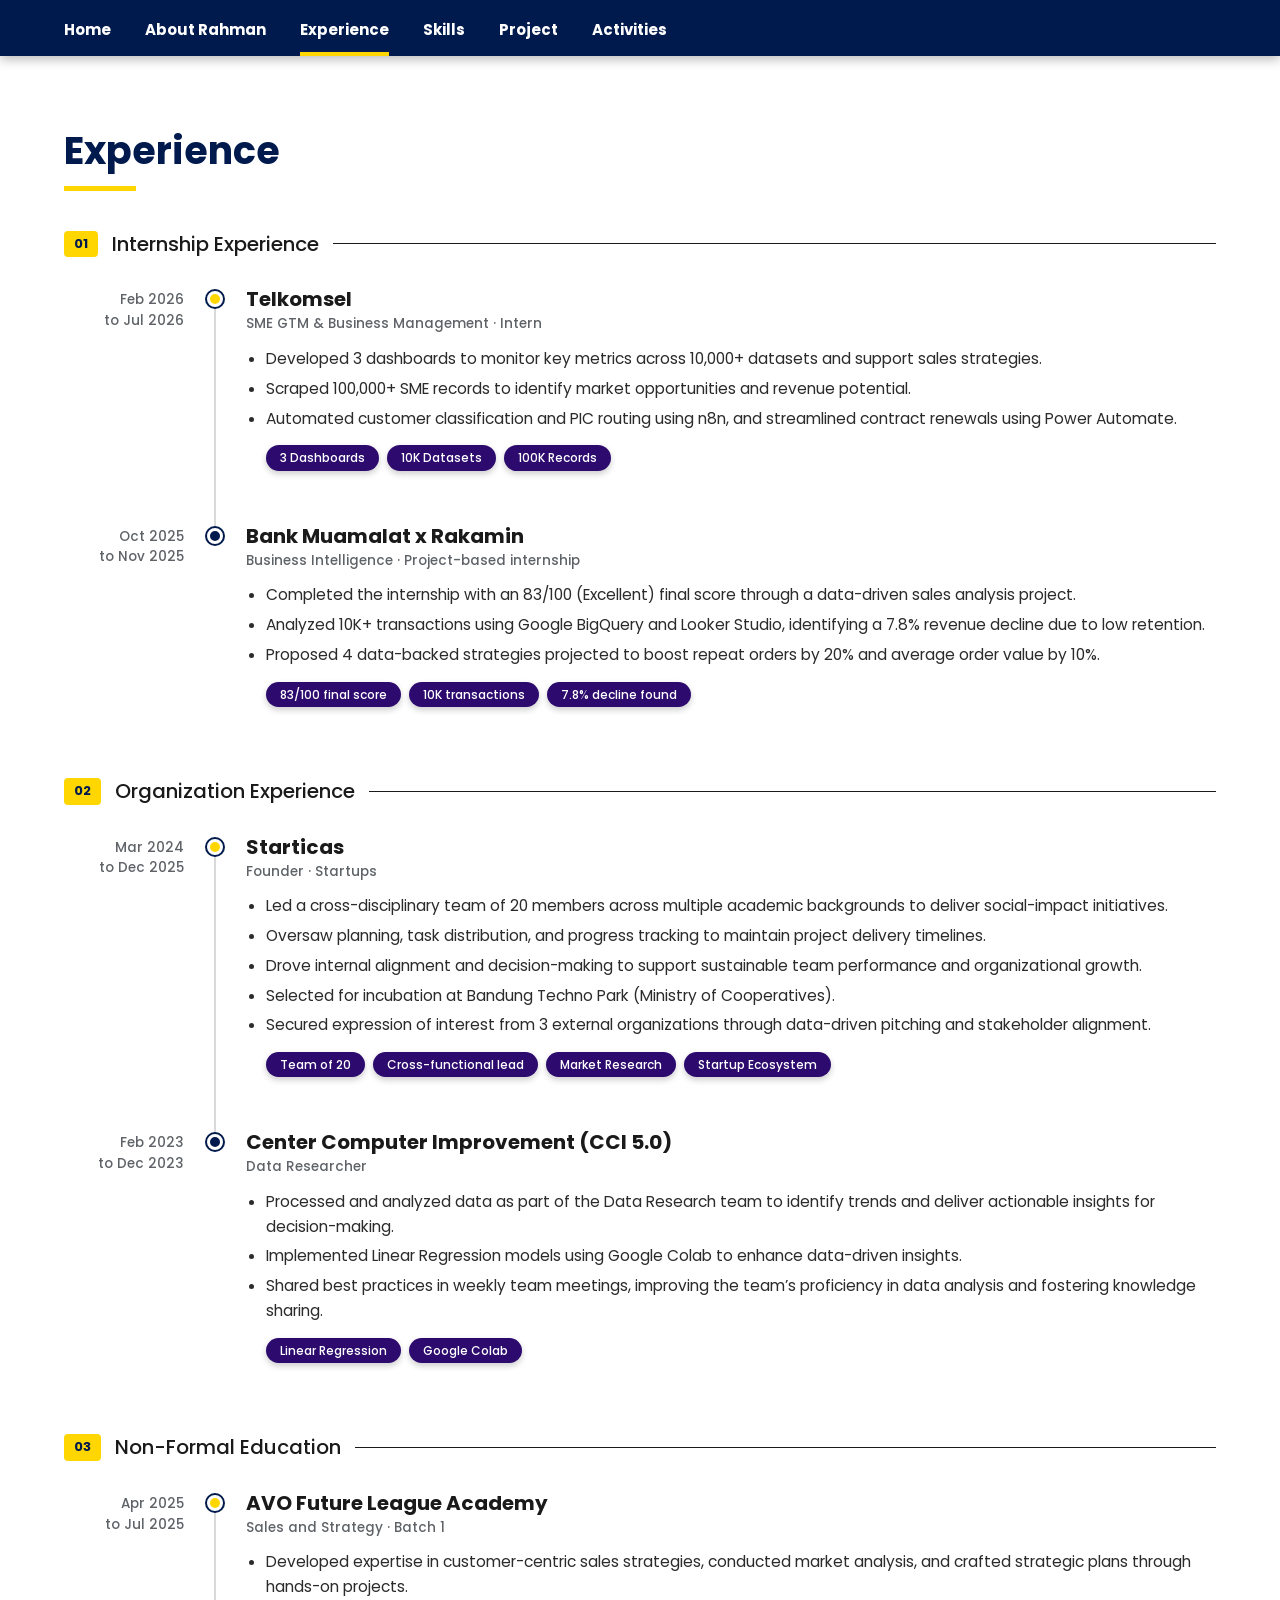
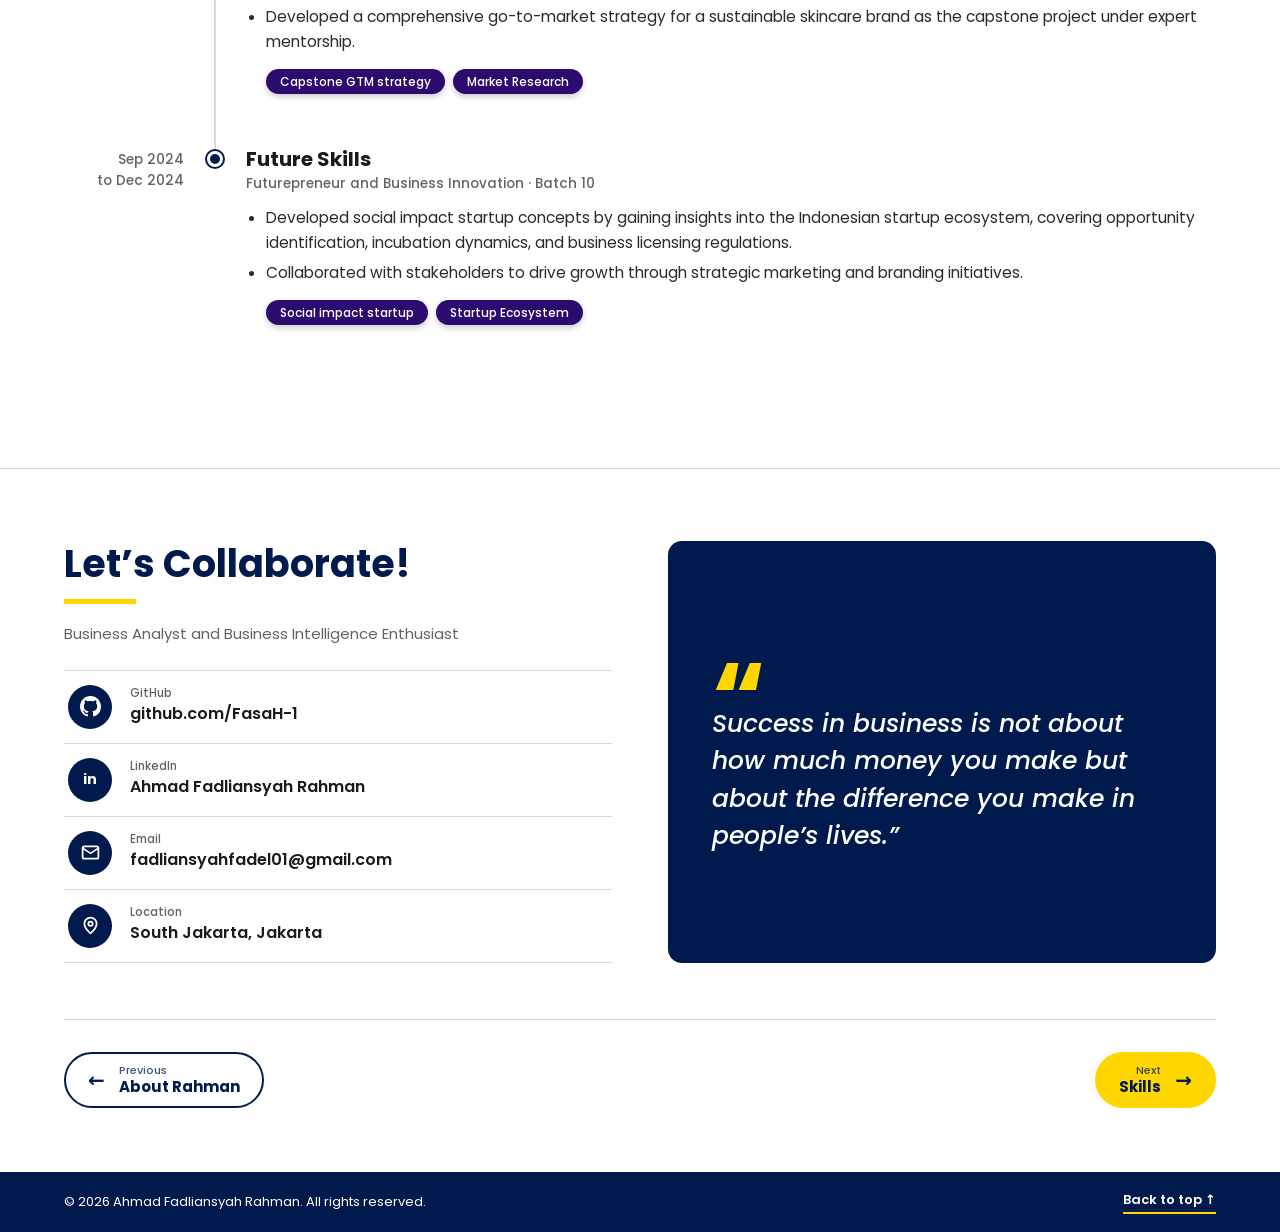
<file: experience.html>
<!DOCTYPE html>
<html lang="en">
<head>
<meta charset="UTF-8">
<meta name="viewport" content="width=device-width, initial-scale=1">
<title>Experience | Ahmad Fadliansyah Rahman</title>
<meta name="description" content="Internship, organization, and non-formal education experience of Ahmad Fadliansyah Rahman.">
<link rel="preconnect" href="https://fonts.googleapis.com">
<link rel="preconnect" href="https://fonts.gstatic.com" crossorigin>
<link href="https://fonts.googleapis.com/css2?family=Poppins:ital,wght@0,400;0,500;0,600;0,700;1,400;1,500&display=swap" rel="stylesheet">
<link rel="stylesheet" href="assets/style.css">
<link rel="stylesheet" href="assets/motion.css">
<script>document.documentElement.classList.add('js')</script>
</head>
<body id="home">

<nav class="nav" aria-label="Main">
  <ul>
    <li><a href="index.html">Home</a></li>
    <li><a href="about.html">About Rahman</a></li>
    <li><a href="experience.html" aria-current="page">Experience</a></li>
    <li><a href="skills.html">Skills</a></li>
    <li><a href="project.html">Project</a></li>
    <li><a href="activities.html">Activities</a></li>
  </ul>
</nav>

<main>
<section class="block">
  <div class="wrap">
    <h1 class="title">Experience</h1>
    <div class="bar"></div>

    <div class="tl-sec">
      <div class="sec-head"><span class="badge">01</span><h3>Internship Experience</h3><div class="rule"></div></div>
      <div class="item">
        <div class="date">Feb 2026<br>to Jul 2026</div>
        <div class="dotcol"><span class="dot latest"></span></div>
        <div class="content">
          <h4>Telkomsel</h4><p class="role">SME GTM &amp; Business Management · Intern</p>
          <ul>
            <li>Developed 3 dashboards to monitor key metrics across 10,000+ datasets and support sales strategies.</li>
            <li>Scraped 100,000+ SME records to identify market opportunities and revenue potential.</li>
            <li>Automated customer classification and PIC routing using n8n, and streamlined contract renewals using Power Automate.</li>
          </ul>
          <ul class="tags"><li>3 Dashboards</li><li>10K Datasets</li><li>100K Records</li></ul>
        </div>
      </div>
      <div class="item">
        <div class="date">Oct 2025<br>to Nov 2025</div>
        <div class="dotcol"><span class="dot"></span></div>
        <div class="content">
          <h4>Bank Muamalat x Rakamin</h4><p class="role">Business Intelligence · Project-based internship</p>
          <ul>
            <li>Completed the internship with an 83/100 (Excellent) final score through a data-driven sales analysis project.</li>
            <li>Analyzed 10K+ transactions using Google BigQuery and Looker Studio, identifying a 7.8% revenue decline due to low retention.</li>
            <li>Proposed 4 data-backed strategies projected to boost repeat orders by 20% and average order value by 10%.</li>
          </ul>
          <ul class="tags"><li>83/100 final score</li><li>10K transactions</li><li>7.8% decline found</li></ul>
        </div>
      </div>
    </div>

    <div class="tl-sec">
      <div class="sec-head"><span class="badge">02</span><h3>Organization Experience</h3><div class="rule"></div></div>
      <div class="item">
        <div class="date">Mar 2024<br>to Dec 2025</div>
        <div class="dotcol"><span class="dot latest"></span></div>
        <div class="content">
          <h4>Starticas</h4><p class="role">Founder · Startups</p>
          <ul>
            <li>Led a cross-disciplinary team of 20 members across multiple academic backgrounds to deliver social-impact initiatives.</li>
            <li>Oversaw planning, task distribution, and progress tracking to maintain project delivery timelines.</li>
            <li>Drove internal alignment and decision-making to support sustainable team performance and organizational growth.</li>
            <li>Selected for incubation at Bandung Techno Park (Ministry of Cooperatives).</li>
            <li>Secured expression of interest from 3 external organizations through data-driven pitching and stakeholder alignment.</li>
          </ul>
          <ul class="tags"><li>Team of 20</li><li>Cross-functional lead</li><li>Market Research</li><li>Startup Ecosystem</li></ul>
        </div>
      </div>
      <div class="item">
        <div class="date">Feb 2023<br>to Dec 2023</div>
        <div class="dotcol"><span class="dot"></span></div>
        <div class="content">
          <h4>Center Computer Improvement (CCI 5.0)</h4><p class="role">Data Researcher</p>
          <ul>
            <li>Processed and analyzed data as part of the Data Research team to identify trends and deliver actionable insights for decision-making.</li>
            <li>Implemented Linear Regression models using Google Colab to enhance data-driven insights.</li>
            <li>Shared best practices in weekly team meetings, improving the team’s proficiency in data analysis and fostering knowledge sharing.</li>
          </ul>
          <ul class="tags"><li>Linear Regression</li><li>Google Colab</li></ul>
        </div>
      </div>
    </div>

    <div class="tl-sec">
      <div class="sec-head"><span class="badge">03</span><h3>Non-Formal Education</h3><div class="rule"></div></div>
      <div class="item">
        <div class="date">Apr 2025<br>to Jul 2025</div>
        <div class="dotcol"><span class="dot latest"></span></div>
        <div class="content">
          <h4>AVO Future League Academy</h4><p class="role">Sales and Strategy · Batch 1</p>
          <ul>
            <li>Developed expertise in customer-centric sales strategies, conducted market analysis, and crafted strategic plans through hands-on projects.</li>
            <li>Developed a comprehensive go-to-market strategy for a sustainable skincare brand as the capstone project under expert mentorship.</li>
          </ul>
          <ul class="tags"><li>Capstone GTM strategy</li><li>Market Research</li></ul>
        </div>
      </div>
      <div class="item">
        <div class="date">Sep 2024<br>to Dec 2024</div>
        <div class="dotcol"><span class="dot"></span></div>
        <div class="content">
          <h4>Future Skills</h4><p class="role">Futurepreneur and Business Innovation · Batch 10</p>
          <ul>
            <li>Developed social impact startup concepts by gaining insights into the Indonesian startup ecosystem, covering opportunity identification, incubation dynamics, and business licensing regulations.</li>
            <li>Collaborated with stakeholders to drive growth through strategic marketing and branding initiatives.</li>
          </ul>
          <ul class="tags"><li>Social impact startup</li><li>Startup Ecosystem</li></ul>
        </div>
      </div>
    </div>
  </div>
</section>
</main>

<section class="ending" aria-labelledby="collab">
  <div class="wrap">
   <div class="ending-grid">
    <div>
      <h2 class="title" id="collab">Let’s Collaborate!</h2>
      <div class="bar" style="margin-bottom:18px"></div>
      <p class="lead" style="margin-bottom:24px">Business Analyst and Business Intelligence Enthusiast</p>
      <ul class="contacts">
        <li><a class="c" href="https://github.com/FasaH-1" target="_blank" rel="noopener"><span class="ic" aria-hidden="true"><svg viewBox="0 0 16 16" fill="currentColor"><path d="M8 0C3.58 0 0 3.58 0 8c0 3.54 2.29 6.53 5.47 7.59.4.07.55-.17.55-.38 0-.19-.01-.82-.01-1.49-2.01.37-2.53-.49-2.69-.94-.09-.23-.48-.94-.82-1.13-.28-.15-.68-.52-.01-.53.63-.01 1.08.58 1.23.82.72 1.21 1.87.87 2.33.66.07-.52.28-.87.51-1.07-1.78-.2-3.64-.89-3.64-3.95 0-.87.31-1.59.82-2.15-.08-.2-.36-1.02.08-2.12 0 0 .67-.21 2.2.82.64-.18 1.32-.27 2-.27.68 0 1.36.09 2 .27 1.53-1.04 2.2-.82 2.2-.82.44 1.1.16 1.92.08 2.12.51.56.82 1.27.82 2.15 0 3.07-1.87 3.75-3.65 3.95.29.25.54.73.54 1.48 0 1.07-.01 1.93-.01 2.2 0 .21.15.46.55.38A8.013 8.013 0 0016 8c0-4.42-3.58-8-8-8z"/></svg></span><span><span class="clab">GitHub</span><span class="val">github.com/FasaH-1</span></span></a></li>
        <li><!-- Replace # with your LinkedIn profile link --><a class="c" href="https://www.linkedin.com/in/fadliansyahrahman/" target="_blank" rel="noopener"><span class="ic" aria-hidden="true">in</span><span><span class="clab">LinkedIn</span><span class="val">Ahmad Fadliansyah Rahman</span></span></a></li>
        <li><a class="c" href="mailto:fadliansyahfadel01@gmail.com"><span class="ic" aria-hidden="true"><svg viewBox="0 0 24 24" fill="none" stroke="currentColor" stroke-width="2" stroke-linecap="round" stroke-linejoin="round"><rect x="3" y="5" width="18" height="14" rx="2"/><path d="m3 7 9 6 9-6"/></svg></span><span><span class="clab">Email</span><span class="val">fadliansyahfadel01@gmail.com</span></span></a></li>
        <li><div class="c"><span class="ic" aria-hidden="true"><svg viewBox="0 0 24 24" fill="none" stroke="currentColor" stroke-width="2" stroke-linecap="round" stroke-linejoin="round"><path d="M12 21s-7-6.2-7-11a7 7 0 1 1 14 0c0 4.8-7 11-7 11z"/><circle cx="12" cy="10" r="2.5"/></svg></span><span><span class="clab">Location</span><span class="val">South Jakarta, Jakarta</span></span></div></li>
      </ul>
    </div>
    <figure class="quote"><p>Success in business is not about how much money you make but about the difference you make in people’s lives.”</p></figure>
   </div>
    <nav class="pager" aria-label="Page navigation"><a class="btn prev" href="about.html"><span class="arr" aria-hidden="true">←</span><span><small>Previous</small>About Rahman</span></a><a class="btn next" href="skills.html"><span><small>Next</small>Skills</span><span class="arr" aria-hidden="true">→</span></a></nav>
  </div>
</section>

<footer class="footer">
  <div class="wrap">
    <span>© 2026 Ahmad Fadliansyah Rahman. All rights reserved.</span>
    <a href="#home">Back to top ↑</a>
  </div>
</footer>

<script src="assets/site.js"></script>
<script src="assets/motion.js"></script>
</body>
</html>
</file>
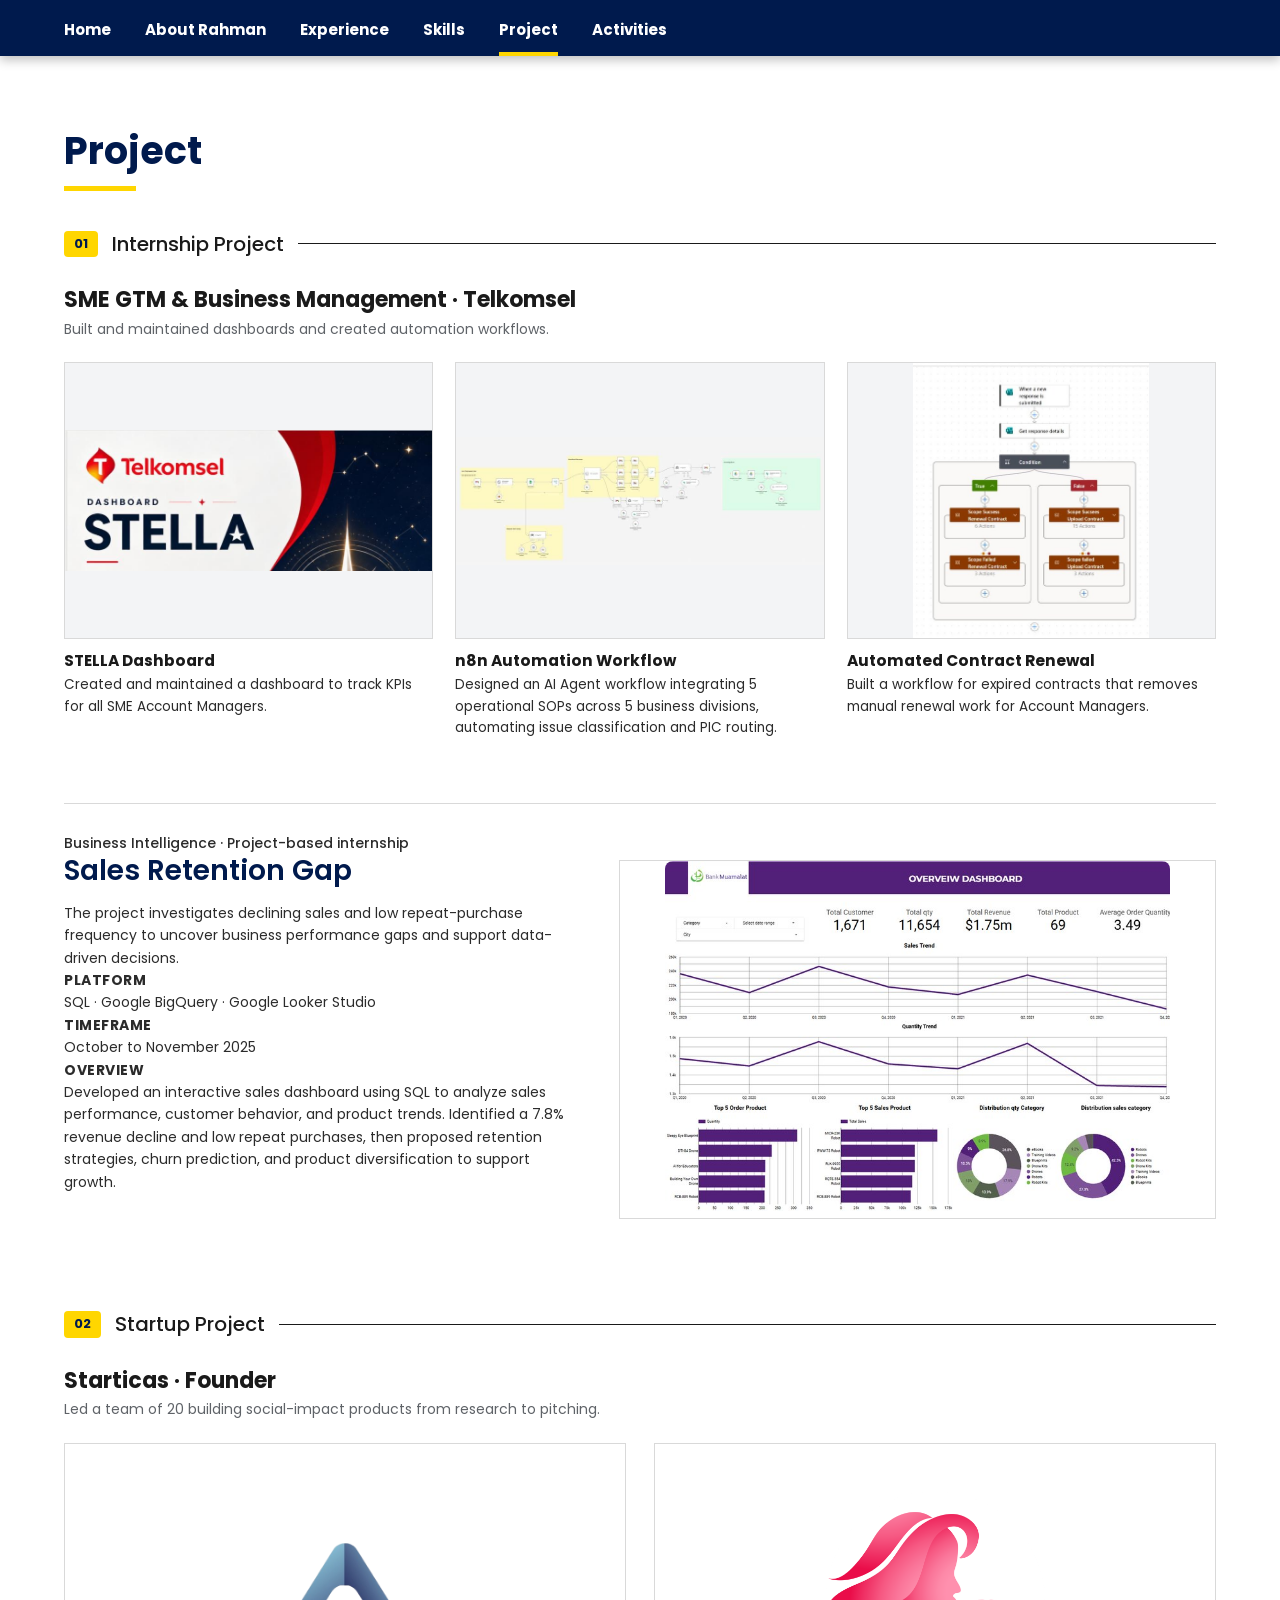
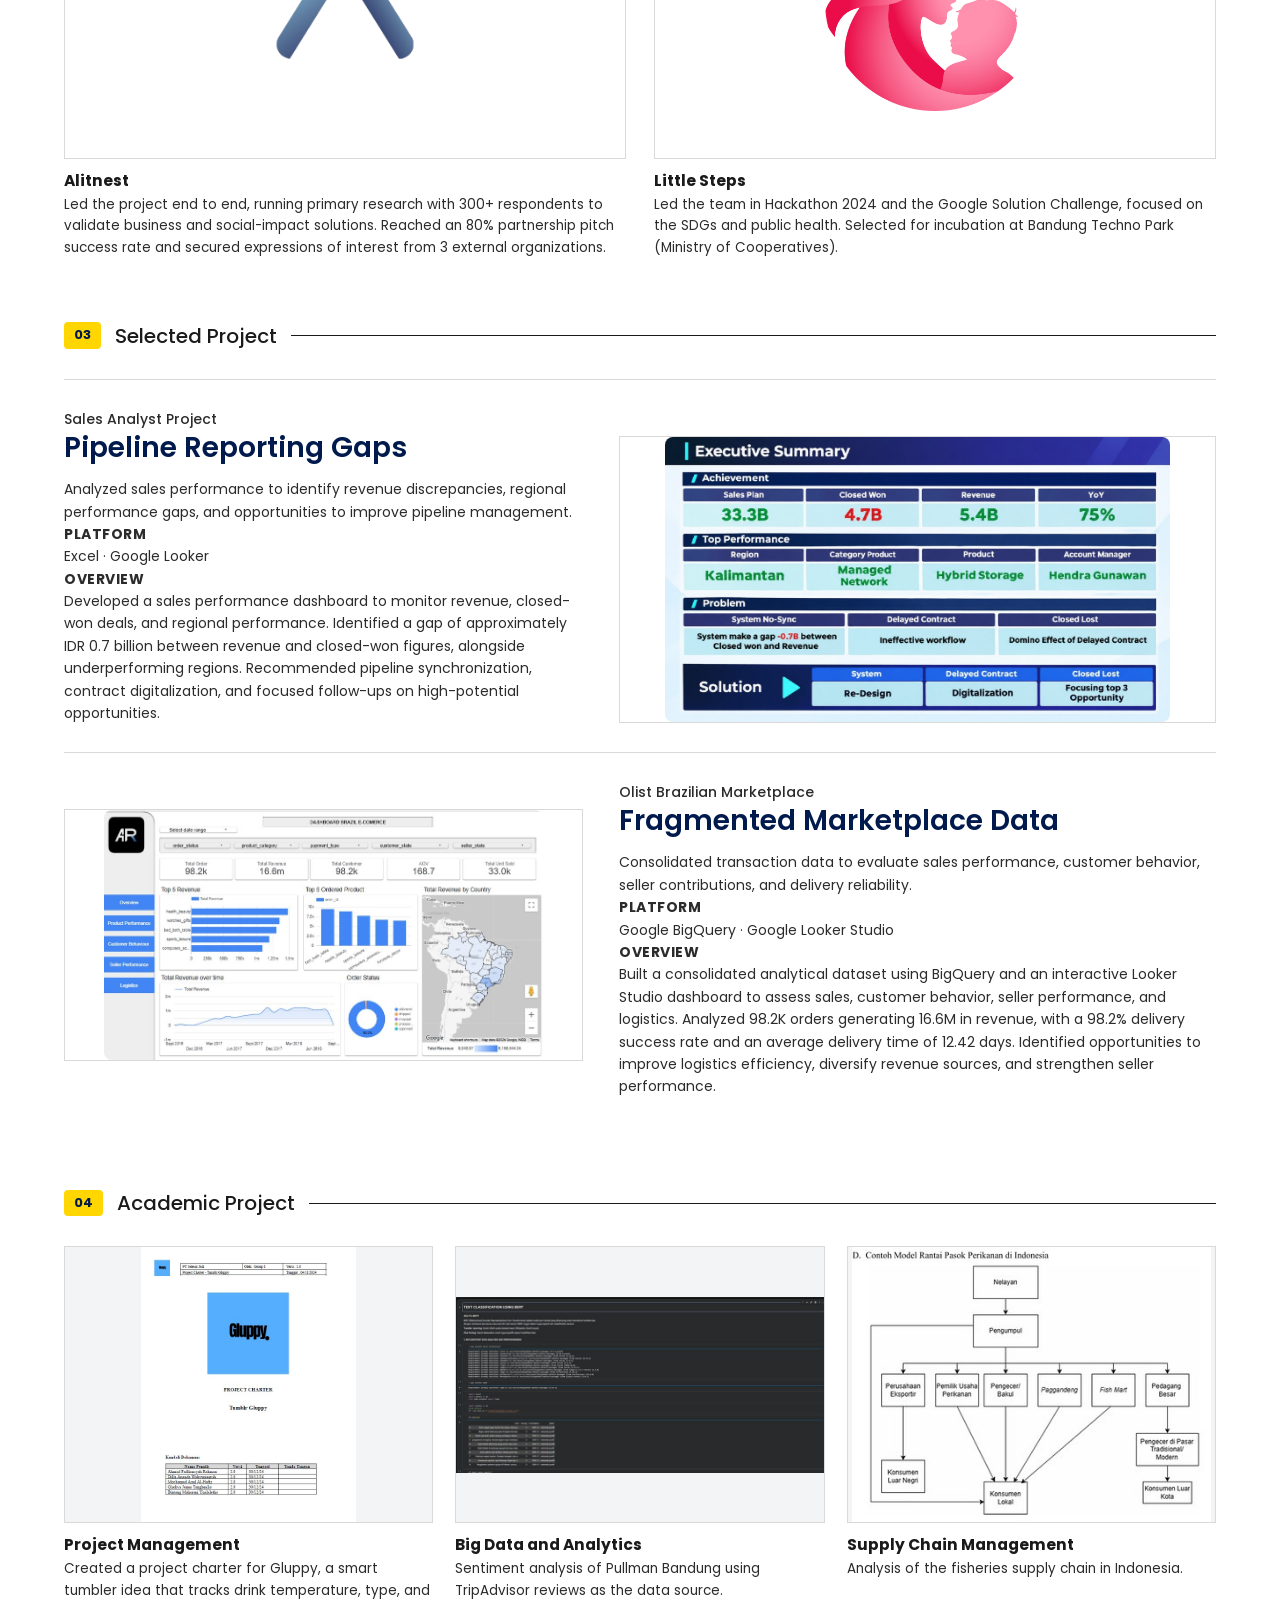
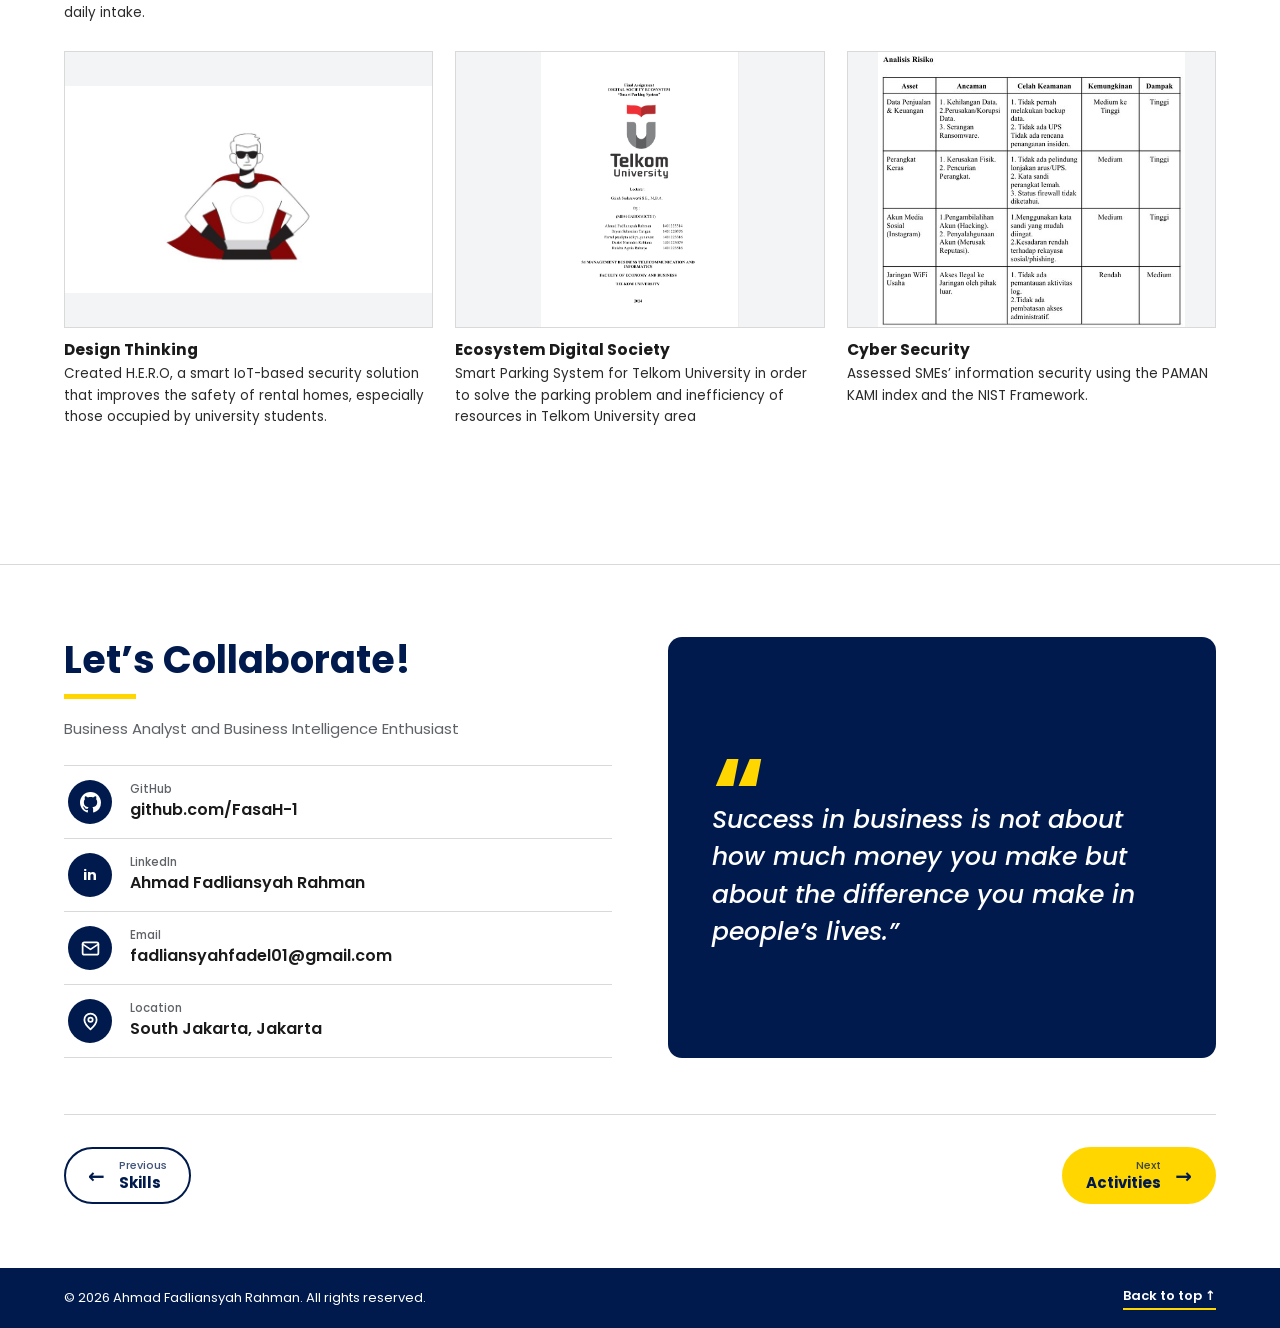
<file: project.html>
<!DOCTYPE html>
<html lang="en">
<head>
<meta charset="UTF-8">
<meta name="viewport" content="width=device-width, initial-scale=1">
<title>Project | Ahmad Fadliansyah Rahman</title>
<meta name="description" content="Internship, startup, selected, and academic projects by Ahmad Fadliansyah Rahman.">
<link rel="preconnect" href="https://fonts.googleapis.com">
<link rel="preconnect" href="https://fonts.gstatic.com" crossorigin>
<link href="https://fonts.googleapis.com/css2?family=Poppins:ital,wght@0,400;0,500;0,600;0,700;1,400;1,500&display=swap" rel="stylesheet">
<link rel="stylesheet" href="assets/style.css">
<style>
  /* 1. Memberi jarak (space) antara deretan 3 proyek di atas dengan bagian case di bawahnya */
  .trio + .case {
    margin-top: 64px; /* Bisa disesuaikan, misal 48px atau 80px */
  }

  /* 2. Membuat posisi kolom teks & gambar rata atas (tidak tengah), 
        sehingga gambar tidak lebih tinggi dari teks "Business Intelligence..." */
  .case {
    align-items: flex-start !important;
  }

  /* Pastikan teks paling atas tidak punya margin atas berlebih */
  .case-text .kicker {
    margin-top: 0;
  }

  /* 3. Memperkecil gambar dashboard & menurunkannya agar berada di bawah level teks kicker */
  .case-shot {
    margin-top: 28px; /* Menurunkan posisi gambar agar berada di bawah level teks "Business Intelligence..." */
    display: flex;
    justify-content: center;
  }

  .case-shot img {
    max-width: 85%; /* Memperkecil ukuran gambar menjadi 85% dari ukuran semula (bisa diubah ke 75% atau 80%) */
    height: auto;
    border-radius: 8px;
  }
</style>
<link rel="stylesheet" href="assets/motion.css">
<script>document.documentElement.classList.add('js')</script>
</head>
<body id="home">

<nav class="nav" aria-label="Main">
  <ul>
    <li><a href="index.html">Home</a></li>
    <li><a href="about.html">About Rahman</a></li>
    <li><a href="experience.html">Experience</a></li>
    <li><a href="skills.html">Skills</a></li>
    <li><a href="project.html" aria-current="page">Project</a></li>
    <li><a href="activities.html">Activities</a></li>
  </ul>
</nav>

<main>
<section class="block">
  <div class="wrap">
    <h1 class="title">Project</h1>
    <div class="bar"></div>

    <div class="proj-group">
      <div class="sec-head"><span class="badge">01</span><h3>Internship Project</h3><div class="rule"></div></div>
      <h4 class="who">SME GTM &amp; Business Management · Telkomsel</h4>
      <p class="sub-line">Built and maintained dashboards and created automation workflows.</p>
      <div class="trio">
        <figure style="margin:0"><div class="shot"><img src="assets/proj-stella.jpg" alt="STELLA dashboard" loading="lazy"></div><p class="cap-name">STELLA Dashboard</p><p class="cap">Created and maintained a dashboard to track KPIs for all SME Account Managers.</p></figure>
        <figure style="margin:0"><div class="shot"><img src="assets/proj-n8n.jpg" alt="n8n automation workflow" loading="lazy"></div><p class="cap-name">n8n Automation Workflow</p><p class="cap">Designed an AI Agent workflow integrating 5 operational SOPs across 5 business divisions, automating issue classification and PIC routing.</p></figure>
        <figure style="margin:0"><div class="shot"><img src="assets/proj-renewal.jpg" alt="Automated contract renewal workflow" loading="lazy"></div><p class="cap-name">Automated Contract Renewal</p><p class="cap">Built a workflow for expired contracts that removes manual renewal work for Account Managers.</p></figure>
      </div>
      <div class="case">
        <div class="case-text">
          <p class="kicker">Business Intelligence · Project-based internship</p>
          <h4>Sales Retention Gap</h4>
          <p>The project investigates declining sales and low repeat-purchase frequency to uncover business performance gaps and support data-driven decisions.</p>
          <p class="meta-label">PLATFORM</p><p>SQL · Google BigQuery · Google Looker Studio</p>
          <p class="meta-label">TIMEFRAME</p><p>October to November 2025</p>
          <p class="meta-label">OVERVIEW</p><p>Developed an interactive sales dashboard using SQL to analyze sales performance, customer behavior, and product trends. Identified a 7.8% revenue decline and low repeat purchases, then proposed retention strategies, churn prediction, and product diversification to support growth.</p>
        </div>
        <div class="case-shot"><img src="assets/proj-retention.jpg" alt="Sales retention dashboard" loading="lazy"></div>
      </div>
    </div>

    <div class="proj-group">
      <div class="sec-head"><span class="badge">02</span><h3>Startup Project</h3><div class="rule"></div></div>
      <h4 class="who">Starticas · Founder</h4>
      <p class="sub-line">Led a team of 20 building social-impact products from research to pitching.</p>
      <div class="pair">
        <figure style="margin:0"><div class="logo-shot"><img src="assets/proj-alitnest.png" alt="Alitnest logo" loading="lazy"></div><p class="cap-name">Alitnest</p><p class="cap">Led the project end to end, running primary research with 300+ respondents to validate business and social-impact solutions. Reached an 80% partnership pitch success rate and secured expressions of interest from 3 external organizations.</p></figure>
        <figure style="margin:0"><div class="logo-shot"><img src="assets/proj-littlesteps.png" alt="Little Steps logo" loading="lazy"></div><p class="cap-name">Little Steps</p><p class="cap">Led the team in Hackathon 2024 and the Google Solution Challenge, focused on the SDGs and public health. Selected for incubation at Bandung Techno Park (Ministry of Cooperatives).</p></figure>
      </div>
    </div>

    <div class="proj-group">
      <div class="sec-head"><span class="badge">03</span><h3>Selected Project</h3><div class="rule"></div></div>
      <div class="case">
        <div class="case-text">
          <p class="kicker">Sales Analyst Project</p>
          <h4>Pipeline Reporting Gaps</h4>
          <p>Analyzed sales performance to identify revenue discrepancies, regional performance gaps, and opportunities to improve pipeline management.</p>
          <p class="meta-label">PLATFORM</p><p>Excel · Google Looker</p>
          <p class="meta-label">OVERVIEW</p><p>Developed a sales performance dashboard to monitor revenue, closed-won deals, and regional performance. Identified a gap of approximately IDR 0.7 billion between revenue and closed-won figures, alongside underperforming regions. Recommended pipeline synchronization, contract digitalization, and focused follow-ups on high-potential opportunities.</p>
        </div>
        <div class="case-shot"><img src="assets/proj-pipeline.jpg" alt="Executive summary of pipeline reporting gaps" loading="lazy"></div>
      </div>
      <div class="case flip">
        <div class="case-text">
          <p class="kicker">Olist Brazilian Marketplace</p>
          <h4>Fragmented Marketplace Data</h4>
          <p>Consolidated transaction data to evaluate sales performance, customer behavior, seller contributions, and delivery reliability.</p>
          <p class="meta-label">PLATFORM</p><p>Google BigQuery · Google Looker Studio</p>
          <p class="meta-label">OVERVIEW</p><p>Built a consolidated analytical dataset using BigQuery and an interactive Looker Studio dashboard to assess sales, customer behavior, seller performance, and logistics. Analyzed 98.2K orders generating 16.6M in revenue, with a 98.2% delivery success rate and an average delivery time of 12.42 days. Identified opportunities to improve logistics efficiency, diversify revenue sources, and strengthen seller performance.</p>
        </div>
        <div class="case-shot"><img src="assets/proj-olist.jpg" alt="Olist marketplace dashboard" loading="lazy"></div>
      </div>
    </div>

    <div class="proj-group">
      <div class="sec-head"><span class="badge">04</span><h3>Academic Project</h3><div class="rule"></div></div>
      <div class="six">
        <figure style="margin:0"><div class="shot"><img src="assets/proj-charter.jpg" alt="Project charter for Gluppy" loading="lazy"></div><p class="cap-name">Project Management</p><p class="cap">Created a project charter for Gluppy, a smart tumbler idea that tracks drink temperature, type, and daily intake.</p></figure>
        <figure style="margin:0"><div class="shot"><img src="assets/proj-sentiment.jpg" alt="Sentiment analysis notebook" loading="lazy"></div><p class="cap-name">Big Data and Analytics</p><p class="cap">Sentiment analysis of Pullman Bandung using TripAdvisor reviews as the data source.</p></figure>
        <figure style="margin:0"><div class="shot"><img src="assets/proj-supply.jpg" alt="Fisheries supply chain diagram" loading="lazy"></div><p class="cap-name">Supply Chain Management</p><p class="cap">Analysis of the fisheries supply chain in Indonesia.</p></figure>
        <figure style="margin:0"><div class="shot"><img src="assets/proj-hero.jpg" alt="H.E.R.O illustration" loading="lazy"></div><p class="cap-name">Design Thinking</p><p class="cap">Created H.E.R.O, a smart IoT-based security solution that improves the safety of rental homes, especially those occupied by university students.</p></figure>
        <figure style="margin:0"><div class="shot "><img src="assets/proj-digital-society.jpg" alt="IoT Parking System" loading="lazy"></div><p class="cap-name">Ecosystem Digital Society</p><p class="cap">Smart Parking System for Telkom University in order to solve the parking problem and inefficiency of resources in Telkom University area</p></figure>
        <figure style="margin:0"><div class="shot"><img src="assets/proj-cyber.jpg" alt="Information security risk analysis table" loading="lazy"></div><p class="cap-name">Cyber Security</p><p class="cap"><!-- Check the framework name --> Assessed SMEs’ information security using the PAMAN KAMI index and the NIST Framework.</p></figure>
      </div>
    </div>
  </div>
</section>
</main>

<section class="ending" aria-labelledby="collab">
  <div class="wrap">
   <div class="ending-grid">
    <div>
      <h2 class="title" id="collab">Let’s Collaborate!</h2>
      <div class="bar" style="margin-bottom:18px"></div>
      <p class="lead" style="margin-bottom:24px">Business Analyst and Business Intelligence Enthusiast</p>
      <ul class="contacts">
        <li><a class="c" href="https://github.com/FasaH-1" target="_blank" rel="noopener"><span class="ic" aria-hidden="true"><svg viewBox="0 0 16 16" fill="currentColor"><path d="M8 0C3.58 0 0 3.58 0 8c0 3.54 2.29 6.53 5.47 7.59.4.07.55-.17.55-.38 0-.19-.01-.82-.01-1.49-2.01.37-2.53-.49-2.69-.94-.09-.23-.48-.94-.82-1.13-.28-.15-.68-.52-.01-.53.63-.01 1.08.58 1.23.82.72 1.21 1.87.87 2.33.66.07-.52.28-.87.51-1.07-1.78-.2-3.64-.89-3.64-3.95 0-.87.31-1.59.82-2.15-.08-.2-.36-1.02.08-2.12 0 0 .67-.21 2.2.82.64-.18 1.32-.27 2-.27.68 0 1.36.09 2 .27 1.53-1.04 2.2-.82 2.2-.82.44 1.1.16 1.92.08 2.12.51.56.82 1.27.82 2.15 0 3.07-1.87 3.75-3.65 3.95.29.25.54.73.54 1.48 0 1.07-.01 1.93-.01 2.2 0 .21.15.46.55.38A8.013 8.013 0 0016 8c0-4.42-3.58-8-8-8z"/></svg></span><span><span class="clab">GitHub</span><span class="val">github.com/FasaH-1</span></span></a></li>
        <li><!-- Replace # with your LinkedIn profile link --><a class="c" href="https://www.linkedin.com/in/fadliansyahrahman" target="_blank" rel="noopener"><span class="ic" aria-hidden="true">in</span><span><span class="clab">LinkedIn</span><span class="val">Ahmad Fadliansyah Rahman</span></span></a></li>
        <li><a class="c" href="mailto:fadliansyahfadel01@gmail.com"><span class="ic" aria-hidden="true"><svg viewBox="0 0 24 24" fill="none" stroke="currentColor" stroke-width="2" stroke-linecap="round" stroke-linejoin="round"><rect x="3" y="5" width="18" height="14" rx="2"/><path d="m3 7 9 6 9-6"/></svg></span><span><span class="clab">Email</span><span class="val">fadliansyahfadel01@gmail.com</span></span></a></li>
        <li><div class="c"><span class="ic" aria-hidden="true"><svg viewBox="0 0 24 24" fill="none" stroke="currentColor" stroke-width="2" stroke-linecap="round" stroke-linejoin="round"><path d="M12 21s-7-6.2-7-11a7 7 0 1 1 14 0c0 4.8-7 11-7 11z"/><circle cx="12" cy="10" r="2.5"/></svg></span><span><span class="clab">Location</span><span class="val">South Jakarta, Jakarta</span></span></div></li>
      </ul>
    </div>
    <figure class="quote"><p>Success in business is not about how much money you make but about the difference you make in people’s lives.”</p></figure>
   </div>
    <nav class="pager" aria-label="Page navigation"><a class="btn prev" href="skills.html"><span class="arr" aria-hidden="true">←</span><span><small>Previous</small>Skills</span></a><a class="btn next" href="activities.html"><span><small>Next</small>Activities</span><span class="arr" aria-hidden="true">→</span></a></nav>
  </div>
</section>

<footer class="footer">
  <div class="wrap">
    <span>© 2026 Ahmad Fadliansyah Rahman. All rights reserved.</span>
    <a href="#home">Back to top ↑</a>
  </div>
</footer>

<script src="assets/site.js"></script>
<script src="assets/motion.js"></script>
</body>
</html>
</file>
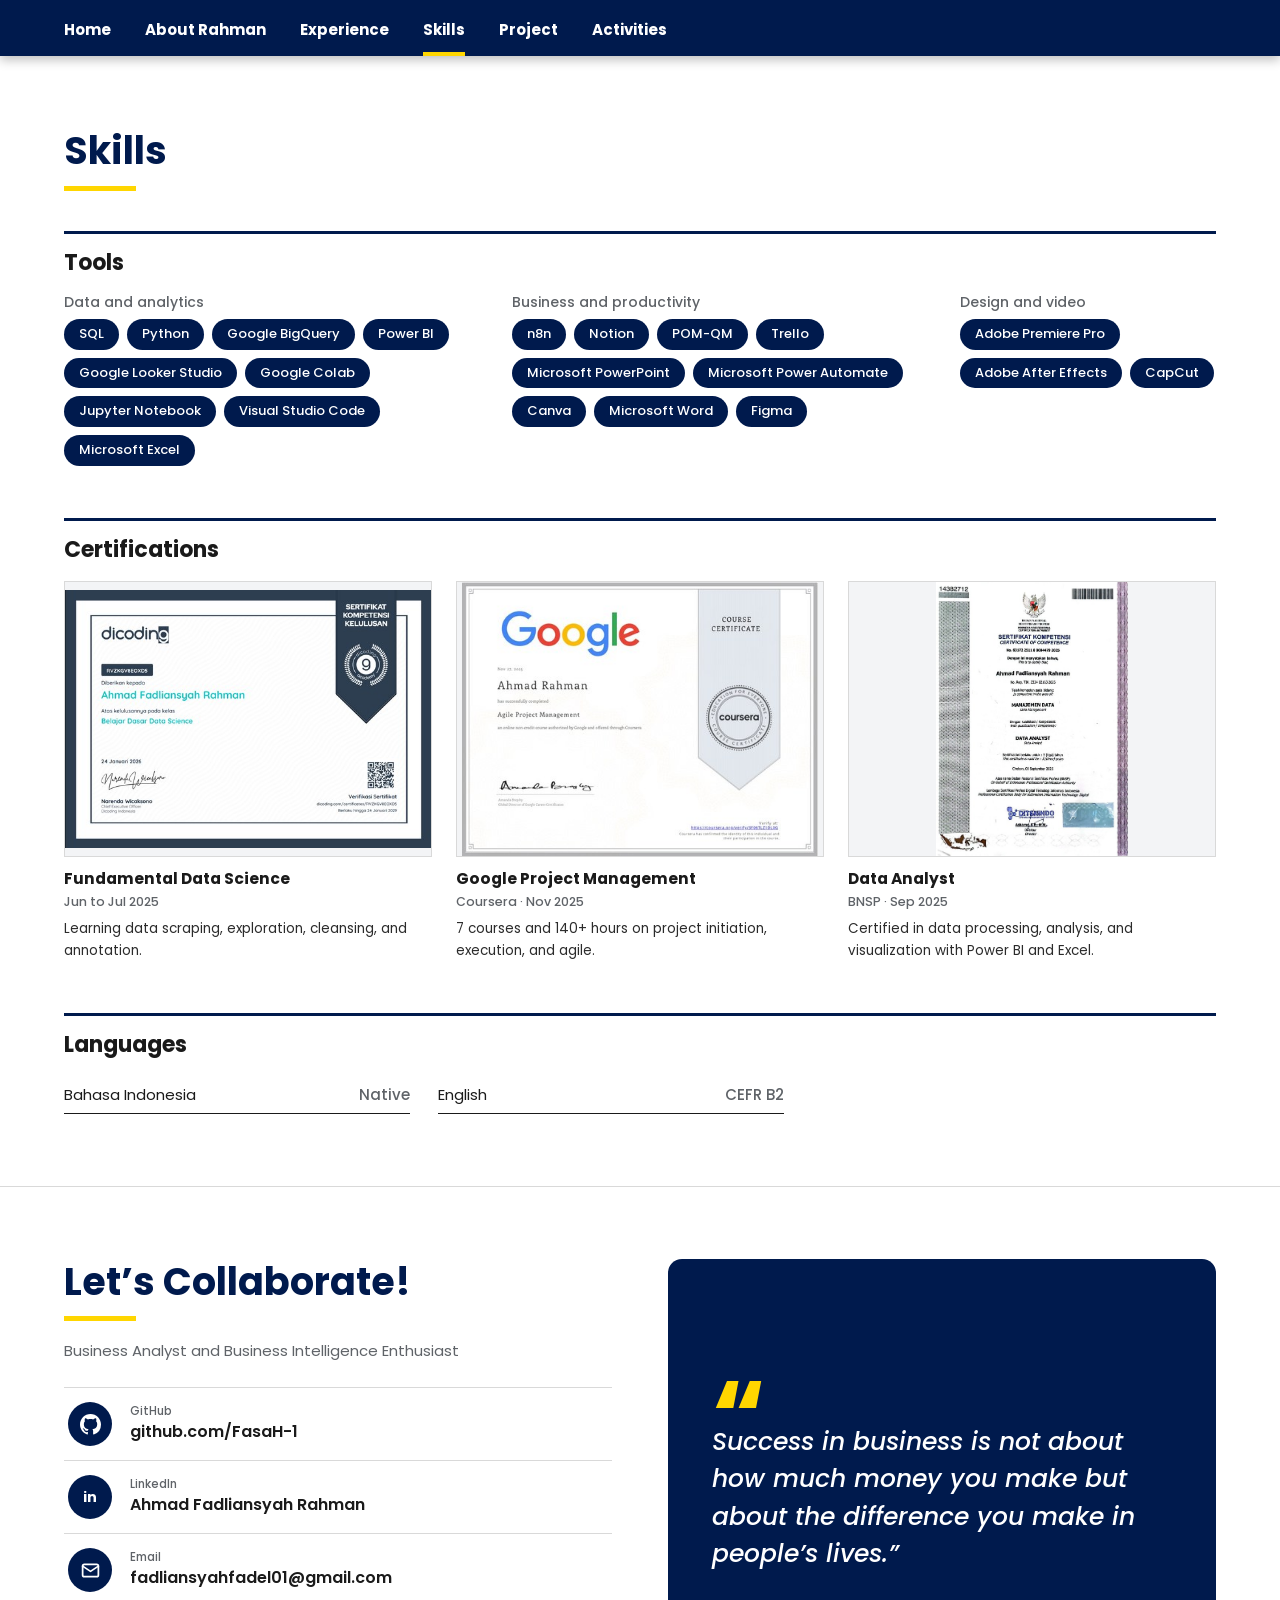
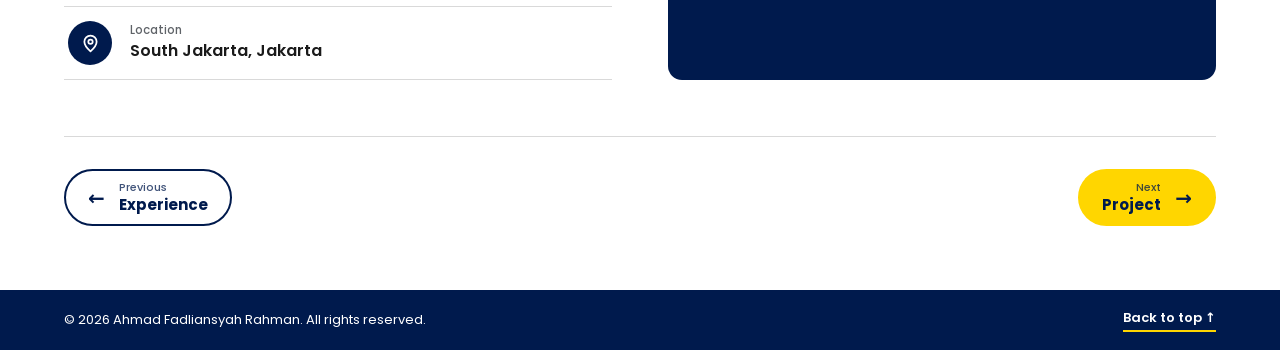
<file: skills.html>
<!DOCTYPE html>
<html lang="en">
<head>
<meta charset="UTF-8">
<meta name="viewport" content="width=device-width, initial-scale=1">
<title>Skills | Ahmad Fadliansyah Rahman</title>
<meta name="description" content="Tools, certifications, and languages of Ahmad Fadliansyah Rahman.">
<link rel="preconnect" href="https://fonts.googleapis.com">
<link rel="preconnect" href="https://fonts.gstatic.com" crossorigin>
<link href="https://fonts.googleapis.com/css2?family=Poppins:ital,wght@0,400;0,500;0,600;0,700;1,400;1,500&display=swap" rel="stylesheet">
<link rel="stylesheet" href="assets/style.css">
<link rel="stylesheet" href="assets/motion.css">
<script>document.documentElement.classList.add('js')</script>
</head>
<body id="home">

<nav class="nav" aria-label="Main">
  <ul>
    <li><a href="index.html">Home</a></li>
    <li><a href="about.html">About Rahman</a></li>
    <li><a href="experience.html">Experience</a></li>
    <li><a href="skills.html" aria-current="page">Skills</a></li>
    <li><a href="project.html">Project</a></li>
    <li><a href="activities.html">Activities</a></li>
  </ul>
</nav>

<main>
<section class="block">
  <div class="wrap">
    <h1 class="title">Skills</h1>
    <div class="bar"></div>

    <div class="skill-block rule-top">
      <h3 class="skill-h">Tools</h3>
      <div class="tool-groups">
        <div><h4>Data and analytics</h4>
          <ul class="chips"><li>SQL</li><li>Python</li><li>Google BigQuery</li><li>Power BI</li><li>Google Looker Studio</li><li>Google Colab</li><li>Jupyter Notebook</li><li>Visual Studio Code</li><li>Microsoft Excel</li></ul></div>
        <div><h4>Business and productivity</h4>
          <ul class="chips"><li>n8n</li><li>Notion</li><li>POM-QM</li><li>Trello</li><li>Microsoft PowerPoint</li><li>Microsoft Power Automate</li><li>Canva</li><li>Microsoft Word</li><li>Figma</li></ul></div>
        <div><h4>Design and video</h4>
          <ul class="chips"><li>Adobe Premiere Pro</li><li>Adobe After Effects</li><li>CapCut</li></ul></div>
      </div>
    </div>

    <div class="skill-block rule-top">
      <h3 class="skill-h">Certifications</h3>
      <ul class="certs">
        <li><a class="shot" href="assets/cert-dicoding.jpg" target="_blank" rel="noopener"><img src="assets/cert-dicoding.jpg" alt="Fundamental Data Science certificate" loading="lazy"></a>
          <p class="cert-name">Fundamental Data Science</p><p class="cert-meta">Jun to Jul 2025</p>
          <p class="cap">Learning data scraping, exploration, cleansing, and annotation.</p></li>
        <li><a class="shot" href="assets/cert-google.jpg" target="_blank" rel="noopener"><img src="assets/cert-google.jpg" alt="Google Project Management certificate" loading="lazy"></a>
          <p class="cert-name">Google Project Management</p><p class="cert-meta">Coursera · Nov 2025</p>
          <p class="cap">7 courses and 140+ hours on project initiation, execution, and agile.</p></li>
        <li><a class="shot" href="assets/cert-bnsp.jpg" target="_blank" rel="noopener"><img src="assets/cert-bnsp.jpg" alt="BNSP Data Analyst certificate" loading="lazy"></a>
          <p class="cert-name">Data Analyst</p><p class="cert-meta">BNSP · Sep 2025</p>
          <p class="cap">Certified in data processing, analysis, and visualization with Power BI and Excel.</p></li>
      </ul>
    </div>

    <div class="rule-top">
      <h3 class="skill-h">Languages</h3>
      <div class="langs">
        <div class="lang">Bahasa Indonesia<span>Native</span></div>
        <div class="lang">English<span>CEFR B2</span></div>
      </div>
    </div>
  </div>
</section>
</main>

<section class="ending" aria-labelledby="collab">
  <div class="wrap">
   <div class="ending-grid">
    <div>
      <h2 class="title" id="collab">Let’s Collaborate!</h2>
      <div class="bar" style="margin-bottom:18px"></div>
      <p class="lead" style="margin-bottom:24px">Business Analyst and Business Intelligence Enthusiast</p>
      <ul class="contacts">
        <li><a class="c" href="https://github.com/FasaH-1" target="_blank" rel="noopener"><span class="ic" aria-hidden="true"><svg viewBox="0 0 16 16" fill="currentColor"><path d="M8 0C3.58 0 0 3.58 0 8c0 3.54 2.29 6.53 5.47 7.59.4.07.55-.17.55-.38 0-.19-.01-.82-.01-1.49-2.01.37-2.53-.49-2.69-.94-.09-.23-.48-.94-.82-1.13-.28-.15-.68-.52-.01-.53.63-.01 1.08.58 1.23.82.72 1.21 1.87.87 2.33.66.07-.52.28-.87.51-1.07-1.78-.2-3.64-.89-3.64-3.95 0-.87.31-1.59.82-2.15-.08-.2-.36-1.02.08-2.12 0 0 .67-.21 2.2.82.64-.18 1.32-.27 2-.27.68 0 1.36.09 2 .27 1.53-1.04 2.2-.82 2.2-.82.44 1.1.16 1.92.08 2.12.51.56.82 1.27.82 2.15 0 3.07-1.87 3.75-3.65 3.95.29.25.54.73.54 1.48 0 1.07-.01 1.93-.01 2.2 0 .21.15.46.55.38A8.013 8.013 0 0016 8c0-4.42-3.58-8-8-8z"/></svg></span><span><span class="clab">GitHub</span><span class="val">github.com/FasaH-1</span></span></a></li>
        <li><!-- Replace # with your LinkedIn profile link --><a class="c" href="https://www.linkedin.com/in/fadliansyahrahman" target="_blank" rel="noopener"><span class="ic" aria-hidden="true">in</span><span><span class="clab">LinkedIn</span><span class="val">Ahmad Fadliansyah Rahman</span></span></a></li>
        <li><a class="c" href="mailto:fadliansyahfadel01@gmail.com"><span class="ic" aria-hidden="true"><svg viewBox="0 0 24 24" fill="none" stroke="currentColor" stroke-width="2" stroke-linecap="round" stroke-linejoin="round"><rect x="3" y="5" width="18" height="14" rx="2"/><path d="m3 7 9 6 9-6"/></svg></span><span><span class="clab">Email</span><span class="val">fadliansyahfadel01@gmail.com</span></span></a></li>
        <li><div class="c"><span class="ic" aria-hidden="true"><svg viewBox="0 0 24 24" fill="none" stroke="currentColor" stroke-width="2" stroke-linecap="round" stroke-linejoin="round"><path d="M12 21s-7-6.2-7-11a7 7 0 1 1 14 0c0 4.8-7 11-7 11z"/><circle cx="12" cy="10" r="2.5"/></svg></span><span><span class="clab">Location</span><span class="val">South Jakarta, Jakarta</span></span></div></li>
      </ul>
    </div>
    <figure class="quote"><p>Success in business is not about how much money you make but about the difference you make in people’s lives.”</p></figure>
   </div>
    <nav class="pager" aria-label="Page navigation"><a class="btn prev" href="experience.html"><span class="arr" aria-hidden="true">←</span><span><small>Previous</small>Experience</span></a><a class="btn next" href="project.html"><span><small>Next</small>Project</span><span class="arr" aria-hidden="true">→</span></a></nav>
  </div>
</section>

<footer class="footer">
  <div class="wrap">
    <span>© 2026 Ahmad Fadliansyah Rahman. All rights reserved.</span>
    <a href="#home">Back to top ↑</a>
  </div>
</footer>

<script src="assets/site.js"></script>
<script src="assets/motion.js"></script>
</body>
</html>
</file>
<file: assets/style.css>
/* ===== Change colors and font here first ===== */
  :root {
    --navy: #001A4D;
    --yellow: #FFD600;
    --purple: linear-gradient(135deg, #34075c 0%, #2a0a7d 100%);
    --purple-solid: #2c0a6e;
    --text: #1A1A1A;
    --body: #2B2B2B;
    --muted: #5F6368;
    --line: #D9D9D9;
    --soft: #F3F4F6;
    --font: 'Poppins', system-ui, sans-serif;
  }
  * { box-sizing: border-box; }
  html { scroll-behavior: smooth; }
  @media (prefers-reduced-motion: reduce) { html { scroll-behavior: auto; } }
  body { margin: 0; background: #fff; color: var(--text); font-family: var(--font); line-height: 1.6; }
  img { max-width: 100%; height: auto; display: block; }
  .focus > div, .about-grid > div, .case > div, .journey > div, .ending-grid > div { min-width: 0; }
  a { color: inherit; }
  .wrap { max-width: 2000px; margin: 0 auto; padding: 0 clamp(20px, 5vw, 96px); }
    .block { padding: 72px 0; }
  .block + .block { border-top: 1px solid var(--line); }

  /* ===== Navbar ===== */
  .nav { position: sticky; top: 0; z-index: 20; background: var(--navy); box-shadow: 0 4px 10px rgba(0,0,0,.25); }
  .nav ul { list-style: none; margin: 0 auto; padding: 18px clamp(20px, 5vw, 96px) 0; max-width: 2000px; display: flex; gap: 34px; overflow-x: auto; }
  .nav a { display: block; color: #fff; font-weight: 700; font-size: 15px; text-decoration: none; padding-bottom: 10px; border-bottom: 4px solid transparent; white-space: nowrap; }
  .nav a:hover { border-bottom-color: rgba(255,214,0,.5); }
  .nav a[aria-current="page"] { border-bottom-color: var(--yellow); }
  .nav a:focus-visible { outline: 2px solid var(--yellow); outline-offset: 3px; }

  /* ===== Headings ===== */
  h1, h2, h3, h4 { margin: 0; line-height: 1.2; }
  .title { font-size: 38px; font-weight: 700; color: var(--navy); }
  .bar { width: 72px; height: 5px; background: var(--yellow); margin: 12px 0 40px; }
  .center { text-align: center; } .center .bar { margin-left: auto; margin-right: auto; }
  mark { background: var(--yellow); color: var(--purple-solid); padding: 0 12px; border-radius: 8px; }
  .lead { margin: 0 0 40px; color: var(--muted); font-size: 15px; max-width: 62ch; }
  .center .lead { margin-left: auto; margin-right: auto; }

  /* ===== Hero ===== */
  .hero { padding: 56px 0 0; overflow: hidden; }
  .hero .wrap { display: grid; grid-template-columns: 1.1fr 1fr; align-items: end; gap: 24px; }
  .hello { font-weight: 700; font-size: 20px; margin: 0 0 8px; }
  .hero h1 { font-size: clamp(40px, 4.2vw, 76px); font-weight: 700; }
  .hero h1 mark { padding: 0 14px; }
  .tagline { margin: 22px 0 32px; font-weight: 600; font-size: 16px; max-width: 52ch; }
  .cta { display: inline-flex; align-items: center; gap: 14px; background: var(--purple); color: #fff; font-weight: 700; font-size: 15px; text-decoration: none; padding: 12px 26px; border-radius: 999px; margin-bottom: 56px; }
  .cta:hover { box-shadow: 0 6px 16px rgba(44,10,110,.35); }
  .cta:focus-visible { outline: 3px solid var(--yellow); outline-offset: 3px; }
  .hero img { width: 100%; max-width: 620px; margin-left: auto; }

  /* ===== Journey ===== */
  .journey { display: grid; grid-template-columns: clamp(280px, 24vw, 400px) 1fr; gap: 36px; align-items: center; margin-bottom: 48px; }
  .avatar-panel { background: var(--purple); border-radius: 20px; padding: 24px 16px 0; box-shadow: 0 10px 24px rgba(0,0,0,.18); overflow: hidden; }
  .avatar-panel img { width: 100%; max-width: 340px; margin: 0 auto; }
  .card { position: relative; background: #E4E5E8; border-radius: 14px; padding: 34px 28px 26px; box-shadow: 0 8px 20px rgba(0,0,0,.14); }
  .pill { position: absolute; top: -16px; left: 24px; background: var(--purple); color: #fff; font-weight: 700; font-size: 17px; padding: 3px 28px; border-radius: 10px; box-shadow: 0 4px 10px rgba(0,0,0,.25); }
  .card p { margin: 0; font-size: 15.5px; color: var(--body); }
  .mini { list-style: none; margin: 0; padding: 0; display: grid; grid-template-columns: repeat(4, 1fr); gap: 20px; border-top: 3px solid var(--navy); }
  .mini li { padding-top: 14px; position: relative; }
  .mini li::before { content: ""; position: absolute; top: -9px; left: 0; width: 15px; height: 15px; border-radius: 50%; background: var(--navy); border: 3px solid #fff; box-shadow: 0 0 0 2px var(--navy); }
  .mini li:last-child::before { background: var(--yellow); }
  .mini b { display: block; font-size: 22px; color: var(--navy); }
  .mini h3 { font-size: 14px; font-weight: 700; margin-top: 4px; }
  .mini small { display: block; font-size: 12.5px; color: var(--muted); }
  .mini p { margin: 6px 0 0; font-size: 13px; color: var(--body); }

  /* ===== Tabs (Why Me + Focus Area) ===== */
  .tabs { display: grid; grid-template-columns: repeat(3, 1fr); gap: 14px; margin-bottom: 18px; }
  .tab { font-family: var(--font); font-size: 20px; font-weight: 700; padding: 14px 10px; border: 0; border-radius: 14px; background: #D4D5D8; color: #fff; cursor: pointer; box-shadow: 0 5px 12px rgba(0,0,0,.16); transition: background .15s; }
  .tab:hover { background: #bfc1c6; }
  .tab[aria-selected="true"] { background: var(--purple); }
  .tab:focus-visible { outline: 3px solid var(--yellow); outline-offset: 3px; }
  .panel { background: var(--purple); color: #fff; border-radius: 10px; padding: 34px 38px; font-size: 16px; line-height: 1.8; box-shadow: 0 8px 20px rgba(0,0,0,.2); min-height: 250px; display: flex; align-items: center; }
  .panel p { margin: 0; }
  .panel[hidden] { display: none; }

  .focus { display: grid; grid-template-columns: clamp(270px, 24vw, 400px) 1fr; gap: 36px; margin-top: 72px; align-items: start; }
  .focus h2 { font-size: 30px; font-weight: 700; color: var(--navy); }
  .focus h2 mark { display: inline-block; margin-top: 6px; padding: 2px 16px; border-radius: 12px; }
  .focus-img { margin-top: 24px; border-radius: 50%; }
  .roles { display: grid; grid-template-columns: repeat(3, 1fr); gap: 10px; margin-bottom: 14px; }
  .role-tab { font-family: var(--font); font-size: 17px; font-weight: 700; padding: 12px 8px; border: 0; border-radius: 10px; background: #D4D5D8; color: #fff; cursor: pointer; box-shadow: 0 4px 10px rgba(0,0,0,.14); }
  .role-tab:hover { background: #bfc1c6; }
  .role-tab[aria-selected="true"] { background: var(--purple); }
  .role-tab:focus-visible { outline: 3px solid var(--yellow); outline-offset: 3px; }
  .skillchips { list-style: none; margin: 0 0 18px; padding: 0; display: flex; flex-wrap: wrap; gap: 8px; }
  .skillchips li { background: #6B6D75; color: #fff; font-weight: 700; font-size: 13px; padding: 4px 14px; border-radius: 8px; }
  .rolepanel p { margin: 0 0 14px; font-size: 15.5px; color: var(--body); text-align: justify; }
  .rolepanel h3 { font-size: 22px; color: var(--navy); margin: 18px 0 8px; }
  .rolepanel h3 + .bar { height: 4px; width: 150px; background: var(--purple-solid); margin: 0 0 10px; }
  .rolepanel .tools { width: 100%; max-width: 520px; }

  /* ===== About ===== */
  .about-grid { display: grid; grid-template-columns: 1fr clamp(300px, 26vw, 440px); gap: 40px; align-items: start; }
  .about-grid .card { margin-bottom: 36px; }
  h3.sub { font-size: 24px; font-weight: 700; color: var(--navy); }
  h3.sub + .bar { height: 4px; width: 150px; background: var(--purple-solid); margin: 6px 0 16px; }
  .chips { list-style: none; margin: 0 0 24px; padding: 0; display: flex; flex-wrap: wrap; gap: 8px; }
  .chips li { font-size: 13px; font-weight: 500; background: var(--navy); color: #fff; padding: 5px 15px; border-radius: 999px; }
  .chips.soft li { background: #7D7FE0; font-weight: 700; border-radius: 8px; }
  .edu { list-style: none; margin: 0; padding: 0; display: grid; grid-template-columns: 1fr 1fr; gap: 18px; }
  .edu li { background: #E4E5E8; border-radius: 12px; padding: 14px 18px; font-size: 13px; }
  .edu b { display: block; font-size: 14px; color: var(--purple-solid); }
  .edu span { color: var(--muted); }
  .courses-wrap { display: grid; grid-template-columns: clamp(280px, 24vw, 400px) 1fr; gap: 56px; margin-top: 64px; align-items: start; }
  .courses-wrap p { font-size: 13.5px; color: var(--body); }
  .courses { list-style: none; margin: 0; padding: 0; border-bottom: 1px solid var(--text); }
  .courses li { display: grid; grid-template-columns: 1fr auto; gap: 4px 16px; padding: 14px 0; border-top: 1px solid var(--text); align-items: center; }
  .courses h4 { font-size: 24px; font-weight: 400; }
  .courses small { grid-column: 1; font-size: 12.5px; color: var(--muted); }
  .courses .tag { grid-column: 2; grid-row: 1 / span 2; background: var(--yellow); color: var(--purple-solid); font-size: 12px; padding: 1px 12px; border-radius: 6px; font-weight: 500; }

  /* ===== Timeline (Experience) ===== */
  .sec-head { display: flex; align-items: center; gap: 14px; margin: 0 0 30px; }
  .badge { font-size: 13px; font-weight: 700; background: var(--yellow); color: var(--navy); padding: 3px 10px; border-radius: 4px; }
  .sec-head h3 { font-size: 20px; font-weight: 500; white-space: nowrap; }
  .rule { flex: 1; height: 1px; background: var(--text); }
  .tl-sec { margin-bottom: 52px; }
  .item { display: grid; grid-template-columns: 120px 22px minmax(0,1fr); grid-template-areas: "date dot content"; column-gap: 20px; }
  .date { grid-area: date; text-align: right; font-size: 13.5px; font-weight: 500; color: var(--muted); line-height: 1.55; padding-top: 3px; }
  .dotcol { grid-area: dot; position: relative; display: flex; justify-content: center; }
  .dotcol::before { content: ""; position: absolute; top: 12px; bottom: -6px; width: 2px; background: var(--line); }
  .item:last-child .dotcol::before { display: none; }
  .dot { position: relative; width: 16px; height: 16px; margin-top: 4px; border-radius: 50%; background: var(--navy); border: 3px solid #fff; box-shadow: 0 0 0 2px var(--navy); }
  .dot.latest { background: var(--yellow); }
  .content { grid-area: content; padding-bottom: 34px; }
  .item:last-child .content { padding-bottom: 0; }
  .content h4 { font-size: 20px; font-weight: 700; }
  .role { margin: 2px 0 12px; font-size: 13.5px; font-weight: 500; color: var(--muted); }
  .content ul { margin: 0 0 14px; padding-left: 20px; font-size: 15.5px; color: var(--body); max-width: 110ch; }
  .content li { margin-bottom: 5px; }
  .tags { list-style: none; margin: 0; padding: 0; display: flex; flex-wrap: wrap; gap: 8px; }
  .tags li { font-size: 12px; font-weight: 500; background: var(--purple-solid); color: #fff; padding: 3px 14px; border-radius: 999px; box-shadow: 0 3px 6px rgba(0,0,0,.2); }

  /* ===== Skills ===== */
  .tool-groups { display: grid; grid-template-columns: 1.3fr 1.3fr .8fr; gap: 32px; }
  .tool-groups h4 { font-size: 14px; font-weight: 500; color: var(--muted); margin-bottom: 8px; }
  .tool-groups .chips { margin: 0; }
  .rule-top { border-top: 3px solid var(--navy); padding-top: 16px; }
  h3.skill-h { font-size: 22px; font-weight: 700; margin-bottom: 18px; }
  .certs { list-style: none; margin: 0; padding: 0; display: grid; grid-template-columns: repeat(3, 1fr); gap: 24px; }
  .shot { aspect-ratio: 4 / 3; background: var(--soft); border: 1px solid var(--line); overflow: hidden; display: block; margin-bottom: 12px; }
  .shot img { width: 100%; height: 100%; object-fit: contain; }
  .shot.cover img { object-fit: cover; }
  .shot.empty { display: flex; align-items: center; justify-content: center; border: 2px dashed #B8BCC4; font-size: 12px; color: var(--muted); text-align: center; padding: 12px; }
  .shot.empty img { display: none; }
  .cert-name, .cap-name { margin: 0 0 2px; font-size: 15.5px; font-weight: 700; line-height: 1.35; }
  .cert-meta { margin: 0 0 6px; font-size: 12.5px; font-weight: 500; color: var(--muted); }
  .cap { margin: 0; font-size: 13.5px; color: var(--body); }
  .langs { display: grid; grid-template-columns: 1fr 1fr; gap: 28px; max-width: 720px; }
  .lang { display: flex; justify-content: space-between; gap: 12px; font-size: 15px; padding: 6px 0; border-bottom: 1px solid var(--text); }
  .lang span { color: var(--muted); font-weight: 500; white-space: nowrap; }
  .skill-block { margin-bottom: 52px; }

  /* ===== Projects ===== */
  .proj-group { margin-bottom: 64px; }
  .proj-group > h4.who { font-size: 22px; font-weight: 700; margin: 0 0 4px; }
  .proj-group > .sub-line { margin: 0 0 22px; font-size: 14px; color: var(--muted); }
  .trio { display: grid; grid-template-columns: repeat(3, 1fr); gap: 22px; }
  .pair { display: grid; grid-template-columns: repeat(2, 1fr); gap: 28px; }
  .six { display: grid; grid-template-columns: repeat(3, 1fr); gap: 28px 22px; }
  .logo-shot { aspect-ratio: 16 / 9; display: flex; align-items: center; justify-content: center; background: #fff; border: 1px solid var(--line); margin-bottom: 12px; }
  .logo-shot img { max-height: 70%; width: auto; }
  .case { display: grid; grid-template-columns: 1fr 1.15fr; gap: 36px; align-items: center; padding: 28px 0; border-top: 1px solid var(--line); }
  .case.flip .case-text { order: 2; }
  .kicker { font-size: 12.5px; font-weight: 500; color: var(--muted); margin: 0 0 4px; }
  .case h4 { font-size: 28px; font-weight: 600; color: var(--navy); margin-bottom: 14px; }
  .meta-label { font-size: 12.5px; font-weight: 700; color: var(--purple-solid); margin: 12px 0 2px; letter-spacing: .04em; }
  .case p { margin: 0; font-size: 14px; color: var(--body); }
  .case-shot { border: 1px solid var(--line); background: #fff; }
  .case-shot img { width: 100%; }

  /* ===== Activities ===== */
  .acts { list-style: none; margin: 0; padding: 0; display: grid; grid-template-columns: repeat(auto-fit, minmax(460px, 1fr)); gap: 32px 36px; }
  .act { display: grid; grid-template-columns: clamp(200px, 15vw, 300px) 1fr; gap: 18px; }
  .act .shot { aspect-ratio: 4 / 3; margin: 0; }
  .act-text { border-left: 5px solid var(--yellow); padding-left: 16px; display: flex; flex-direction: column; justify-content: center; }
  .act-tag { align-self: flex-start; font-size: 12px; font-weight: 700; background: var(--yellow); color: var(--text); padding: 0 10px; border-radius: 6px; margin-bottom: 6px; }
  .act-text h4 { font-size: 16px; font-weight: 700; margin-bottom: 4px; line-height: 1.35; }
  .act-text p { margin: 0; font-size: 13.5px; color: var(--body); }

  /* ===== Ending ===== */
  .ending { background: #fff; border-top: 1px solid var(--line); padding: 72px 0 64px; }
  .ending-grid { display: grid; grid-template-columns: 1fr 1fr; gap: 56px; }
  .contacts { list-style: none; margin: 0; padding: 0; }
  .contacts li { border-top: 1px solid var(--line); }
  .contacts li:last-child { border-bottom: 1px solid var(--line); }
  .c { display: flex; align-items: center; gap: 18px; padding: 14px 4px; text-decoration: none; color: inherit; }
  a.c:hover .val { text-decoration: underline; text-decoration-color: var(--yellow); text-decoration-thickness: 3px; text-underline-offset: 4px; }
  a.c:focus-visible { outline: 2px solid var(--navy); outline-offset: 2px; }
  .ic { flex: none; width: 44px; height: 44px; border-radius: 50%; background: var(--navy); color: #fff; display: flex; align-items: center; justify-content: center; font-weight: 700; font-size: 14px; }
  .ic svg { width: 21px; height: 21px; }
  .clab { display: block; font-size: 11.5px; font-weight: 500; color: var(--muted); line-height: 1.3; }
  .val { display: block; font-size: 16px; font-weight: 600; word-break: break-word; }
  .quote { margin: 0; background: var(--navy); color: #fff; border-radius: 14px; padding: 44px; display: flex; flex-direction: column; justify-content: center; }
  .quote::before { content: "\201C"; display: block; height: 56px; font-size: 100px; line-height: 1; font-weight: 700; color: var(--yellow); }
  .quote p { margin: 0; font-size: 25px; line-height: 1.5; font-style: italic; font-weight: 500; }

  /* ===== Page navigation (Previous / Next) ===== */
  .pager { display: flex; justify-content: space-between; gap: 16px; margin-top: 56px; padding-top: 32px; border-top: 1px solid var(--line); }
  .btn { display: inline-flex; align-items: center; gap: 14px; text-decoration: none; padding: 10px 22px; border-radius: 999px; font-size: 15px; font-weight: 700; border: 2px solid var(--navy); color: var(--navy); background: #fff; }
  .btn small { display: block; font-size: 11px; font-weight: 500; line-height: 1.2; opacity: .75; }
  .btn span { display: block; line-height: 1.3; }
  .btn .arr { font-size: 20px; line-height: 1; }
  .btn.next { background: var(--yellow); border-color: var(--yellow); text-align: right; margin-left: auto; }
  .btn:hover { box-shadow: 0 4px 12px rgba(0,26,77,.25); }
  .btn:focus-visible { outline: 3px solid var(--navy); outline-offset: 3px; }

  .footer { background: var(--navy); color: #fff; font-size: 13px; }
  .footer .wrap { display: flex; justify-content: space-between; align-items: center; height: 60px; }
  .footer a { color: #fff; font-weight: 600; text-decoration: none; border-bottom: 2px solid var(--yellow); padding-bottom: 1px; }
  .footer a:hover { color: var(--yellow); }

  /* ===== Large screens: scale text up so wide layouts stay filled ===== */
  @media (min-width: 1500px) {
    .content ul, .cap, .case p, .act-text p, .rolepanel p, .card p, .courses-wrap p { font-size: 16.5px; }
    .panel { font-size: 18px; padding: 44px 52px; }
    .title { font-size: 46px; }
    .case h4 { font-size: 34px; }
    .content h4, .cap-name, .act-text h4 { font-size: 22px; }
    .courses h4 { font-size: 28px; }
    .chips li { font-size: 14.5px; }
  }

  /* ===== Responsive ===== */
  @media (max-width: 900px) {
    .wrap { padding: 0 20px; }
    .block { padding: 52px 0; }
    .nav ul { padding: 16px 20px 0; gap: 24px; }
    .title { font-size: 30px; }
    .hero .wrap, .journey, .about-grid, .courses-wrap, .focus, .case, .ending-grid { grid-template-columns: minmax(0, 1fr); }
    .hero h1 { font-size: 40px; }
    .hero img { max-width: 320px; margin: 0 auto; }
    .avatar-panel { max-width: 300px; }
    .mini { grid-template-columns: 1fr 1fr; row-gap: 28px; }
    .tabs, .roles { grid-template-columns: 1fr; }
    .panel { padding: 24px; font-size: 15px; min-height: 0; }
    .focus-img { max-width: 260px; }
    .case.flip .case-text { order: 0; }
    .trio, .six, .certs, .pair, .acts, .tool-groups { grid-template-columns: 1fr; }
    .act { grid-template-columns: 150px 1fr; }
    .item { grid-template-columns: 22px minmax(0,1fr); grid-template-areas: "dot date" "dot content"; column-gap: 14px; }
    .date { text-align: left; padding-top: 2px; margin-bottom: 4px; }
    .sec-head h3 { white-space: normal; }
    .edu, .langs { grid-template-columns: 1fr; }
    .courses h4 { font-size: 19px; }
  }
</file>
<file: assets/motion.css>
/* ===== Motion: subtle, on top of the existing design. Remove the two links in each page to turn it off. ===== */
:root { --ease: cubic-bezier(.2, .7, .2, 1); }
/* Stops the avatar images (wider than their panels) and slide-in effects from creating a sideways scrollbar */
body { overflow-x: clip; }

/* Page load and page leave */
body { animation: pageIn .45s ease both; }
html.leaving body { opacity: 0; transition: opacity .18s ease; }
@keyframes pageIn { from { opacity: 0; } to { opacity: 1; } }
.nav { animation: navIn .5s var(--ease) both; }
@keyframes navIn { from { opacity: 0; transform: translateY(-14px); } to { opacity: 1; transform: none; } }

/* Scroll reveal (classes are added by motion.js) */
.js .rv { opacity: 0; transform: translateY(26px); transition: opacity .7s var(--ease), transform .7s var(--ease); transition-delay: var(--d, 0ms); }
.js .rv.rv-fade { transform: none; }
.js .rv.rv-right { transform: translateX(48px); }
.js .rv.rv-pop { transform: scale(.9); transition-duration: .45s; }
.js .rv.in { opacity: 1; transform: none; }

/* Underline bars draw in, name highlight sweeps in */
.js .bar.rv { transform-origin: left; transform: scaleX(0); transition: transform .7s var(--ease) .15s; }
.js .bar.rv.in { transform: scaleX(1); opacity: 1; }
.js mark { background: linear-gradient(var(--yellow), var(--yellow)) no-repeat left center / 0% 100%; transition: background-size .7s var(--ease) .3s; }
.js .rv.in mark, .js .in mark { background-size: 100% 100%; }

/* Hero avatar floats very slowly once it has arrived */
.hero img.in { animation: float 7s ease-in-out 1s infinite; }
@keyframes float { 0%, 100% { transform: translateY(0); } 50% { transform: translateY(-10px); } }

/* Timeline: line draws down, dots pop in */
.js .item .dotcol::before { transform: scaleY(0); transform-origin: top; transition: transform .9s ease .3s; }
.js .item.in .dotcol::before { transform: scaleY(1); }
.js .item .dot { transform: scale(0); transition: transform .5s cubic-bezier(.3, 1.7, .5, 1) .25s; }
.js .item.in .dot { transform: scale(1); }
.js .item.in:hover .dot { transform: scale(1.25); transition-delay: 0s; transition-duration: .2s; }
.js .mini li::before { transform: scale(0); transition: transform .5s cubic-bezier(.3, 1.7, .5, 1) .3s; }
.js .mini li.in::before { transform: scale(1); }

/* Tabs: panel and image fade when switching */
.panel:not([hidden]), .rolepanel:not([hidden]) { animation: panelIn .45s var(--ease) both; }
@keyframes panelIn { from { opacity: 0; transform: translateY(14px); } to { opacity: 1; transform: none; } }
.focus-img.swap { animation: imgIn .5s ease both; }
@keyframes imgIn { from { opacity: 0; transform: scale(.96); } to { opacity: 1; transform: none; } }
.tab, .role-tab { transition: background .25s, transform .2s var(--ease), box-shadow .2s; }
.tab:hover, .role-tab:hover { transform: translateY(-2px); }
.tab:active, .role-tab:active { transform: translateY(0); }

/* Hover details */
.nav a { transition: border-color .2s; }
.cta { transition: box-shadow .2s, transform .2s var(--ease); }
.cta:hover { transform: translateY(-2px); }
.cta span { display: inline-block; transition: transform .2s var(--ease); }
.cta:hover span { transform: translateX(5px); }
.btn { transition: box-shadow .2s, transform .2s var(--ease); }
.btn:hover { transform: translateY(-2px); }
.btn .arr { transition: transform .2s var(--ease); }
.btn.next:hover .arr { transform: translateX(5px); }
.btn.prev:hover .arr { transform: translateX(-5px); }
.chips li, .tags li, .skillchips li { transition: transform .2s var(--ease), box-shadow .2s; }
.chips li:hover, .tags li:hover, .skillchips li:hover { transform: translateY(-2px); }
.card, .edu li, .quote { transition: transform .3s var(--ease), box-shadow .3s; }
.card:hover, .edu li:hover { transform: translateY(-4px); box-shadow: 0 12px 26px rgba(0, 0, 0, .18); }
.shot img, .logo-shot img, .case-shot img { transition: transform .6s var(--ease); }
.shot:hover img, .logo-shot:hover img { transform: scale(1.05); }
.case-shot { overflow: hidden; }
.case-shot:hover img { transform: scale(1.03); }
.courses h4 { transition: transform .3s var(--ease); }
.courses li:hover h4 { transform: translateX(10px); }
.courses .tag { transition: background .2s, color .2s; }
.courses li:hover .tag { background: var(--navy); color: #fff; }
.mini li { transition: transform .3s var(--ease); }
.mini li:hover { transform: translateY(-4px); }
.ic { transition: background .2s, color .2s, transform .3s var(--ease); }
a.c:hover .ic { background: var(--yellow); color: var(--navy); transform: scale(1.08); }
.act-text { transition: border-color .2s; }
.act:hover .act-text { border-left-color: var(--navy); }
.footer a { transition: color .2s; }

/* Respect the "reduce motion" setting */
@media (prefers-reduced-motion: reduce) {
  *, *::before, *::after { animation: none !important; transition: none !important; }
  .js .rv, .js .item .dot, .js .mini li::before { opacity: 1; transform: none; }
  .js .bar.rv, .js .item .dotcol::before { transform: none; }
  .js mark { background-size: 100% 100%; }
}
</file>
